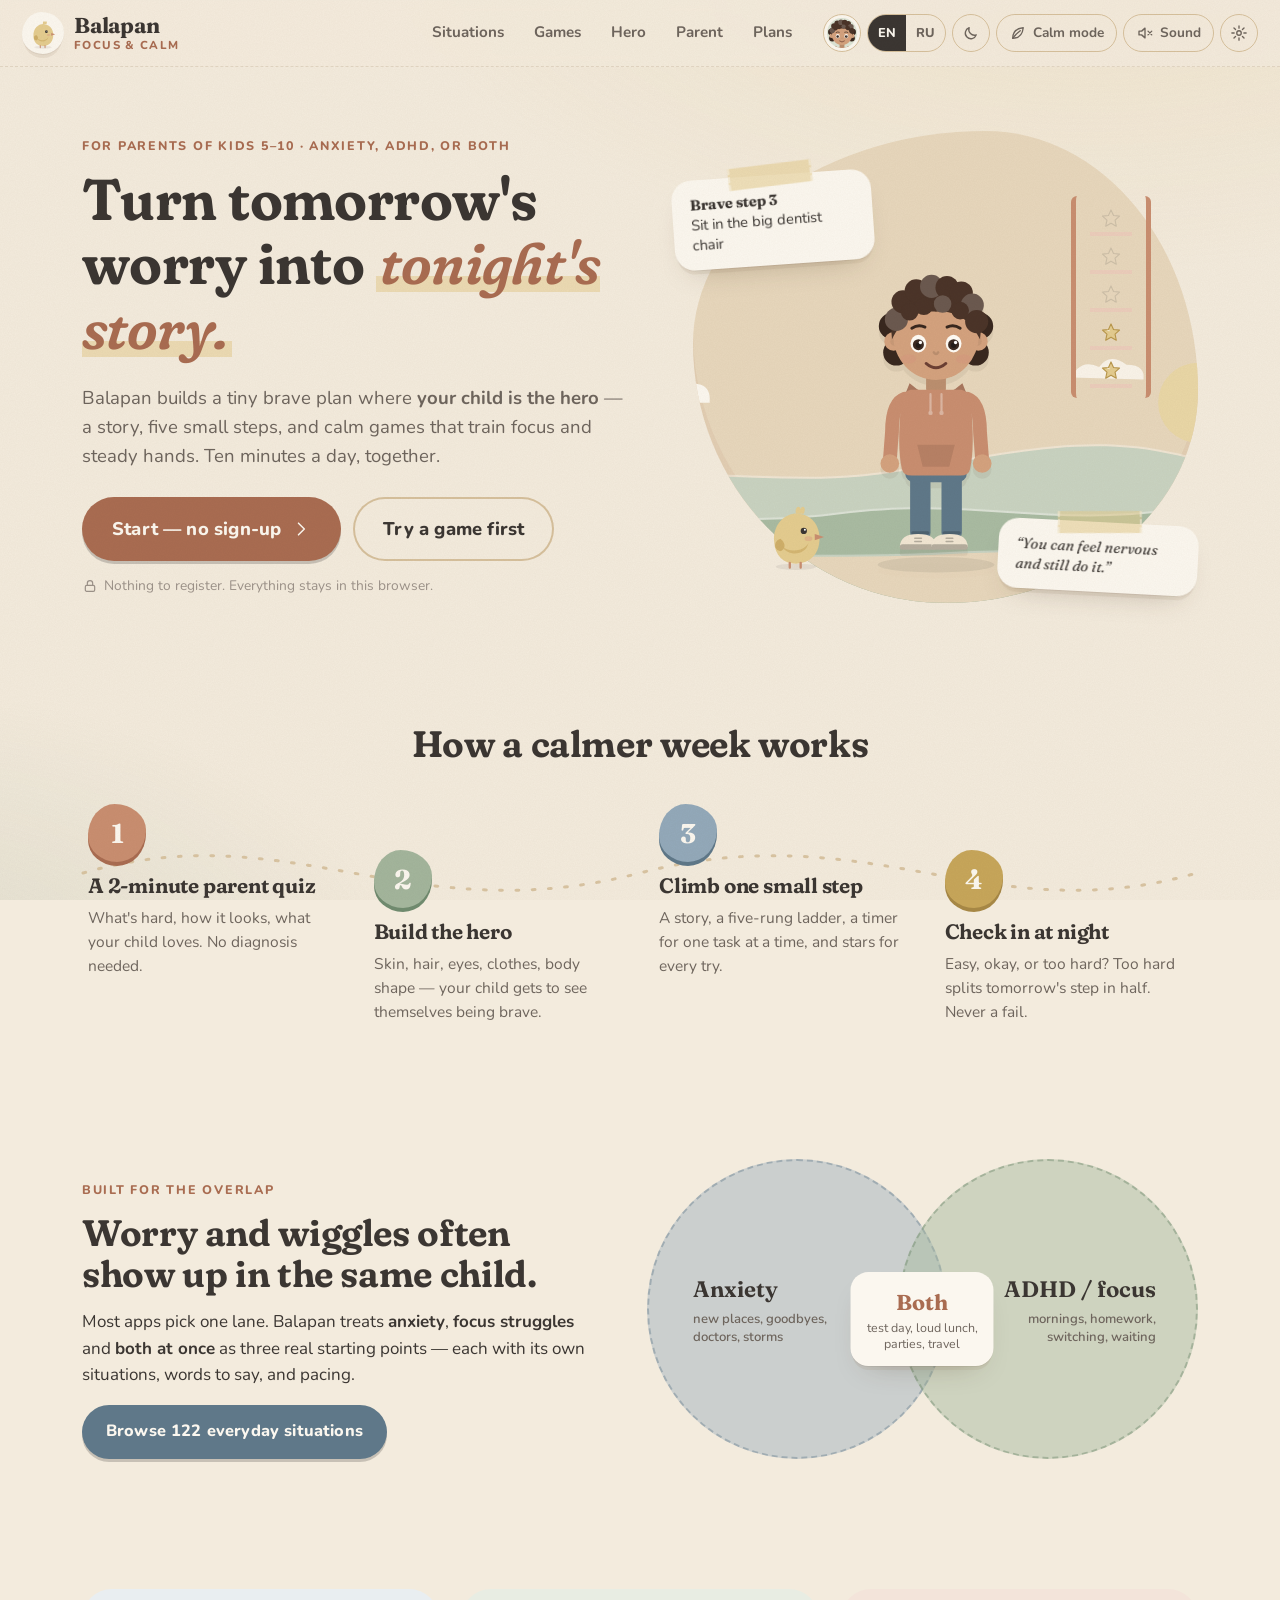
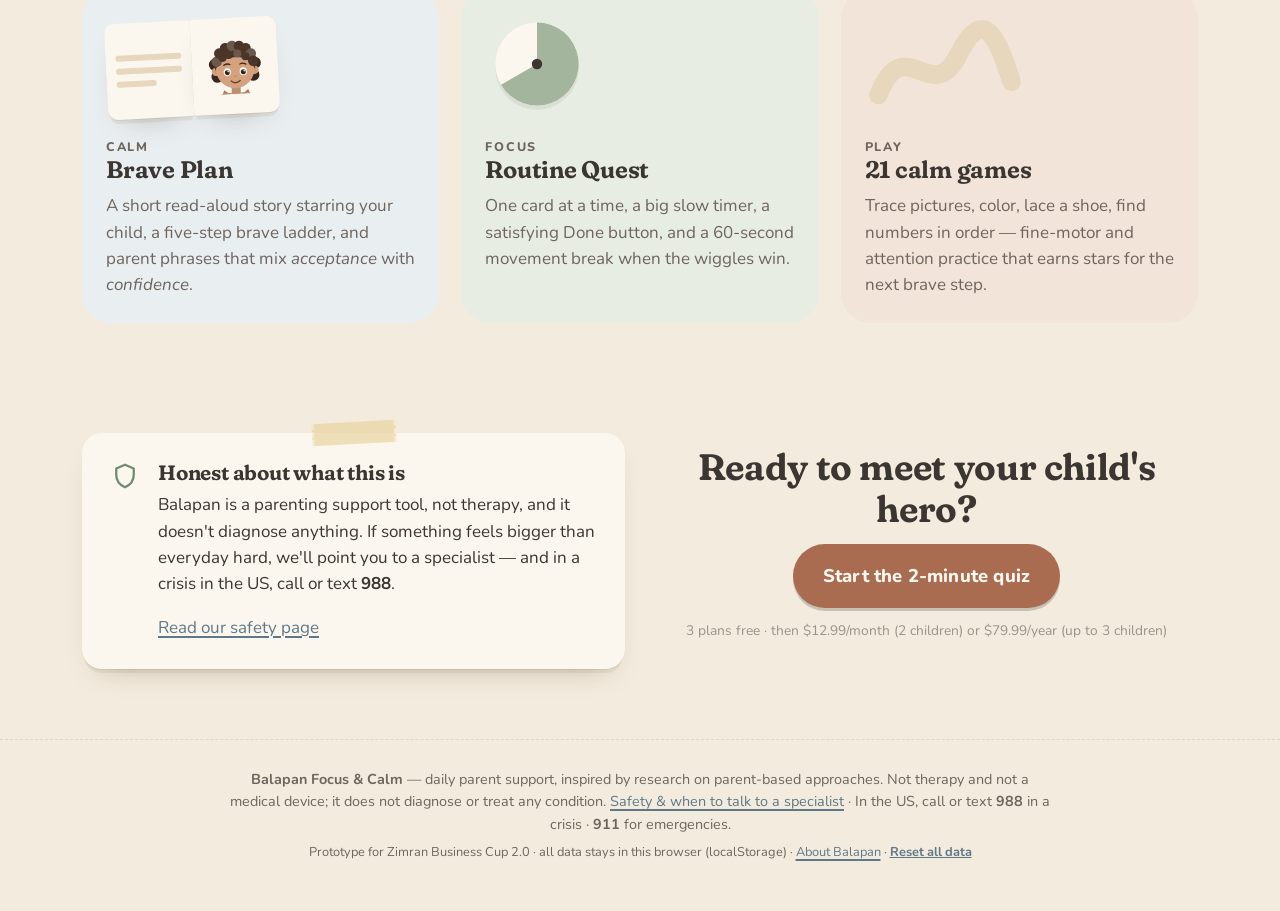
<file: index.html>
<!doctype html>
<html lang="en">
<head>
  <meta charset="utf-8">
  <meta name="viewport" content="width=device-width, initial-scale=1, viewport-fit=cover">
  <title>Balapan Focus &amp; Calm — brave plans and focus quests for kids</title>
  <meta name="description" content="Balapan Focus & Calm: daily parent support for kids 5–10 with anxiety, ADHD, or both. Brave plans, routine quests, calm games, diary and a specialist report. No sign-up, EN/RU.">
  <meta name="theme-color" content="#F3EBDD">
  <link rel="icon" href="assets/favicon.svg" type="image/svg+xml">
  <link rel="preconnect" href="https://fonts.googleapis.com">
  <link rel="preconnect" href="https://fonts.gstatic.com" crossorigin>
  <link href="https://fonts.googleapis.com/css2?family=Fraunces:opsz,wght,SOFT,WONK@9..144,500..800,100,1&family=Nunito:wght@400;600;700;800&display=swap" rel="stylesheet">
  <!-- build:css -->
  <link rel="stylesheet" href="css/base.css">
  <link rel="stylesheet" href="css/components.css">
  <link rel="stylesheet" href="css/screens.css">
  <link rel="stylesheet" href="css/games.css">
  <link rel="stylesheet" href="css/v2.css">
  <link rel="stylesheet" href="css/print.css" media="print">
  <!-- /build:css -->
</head>
<body>
  <a class="skip" href="#app" id="skipLink">Skip to content</a>
  <header class="topbar" id="topbar"></header>
  <main id="app" tabindex="-1" aria-live="polite"></main>
  <footer class="foot" id="foot"></footer>
  <nav class="tabbar" id="tabbar" aria-label="Main"></nav>
  <div id="printArea" class="print-only" aria-hidden="true"></div>
  <div id="toast" class="toast" role="status" aria-live="polite"></div>

  <!-- build:js -->
  <script src="js/i18n/i18n.js"></script>
  <script src="js/data/situations.js"></script>
  <script src="js/data/situations-2.js"></script>
  <script src="js/data/situations-3.js"></script>
  <script src="js/data/legacy-steps.js"></script>
  <script src="js/data/content.js"></script>
  <script src="js/core/icons.js"></script>
  <script src="js/core/store.js"></script>
  <script src="js/core/sound.js"></script>
  <script src="js/core/voice.js"></script>
  <script src="js/core/avatar.js"></script>
  <script src="js/core/scene.js"></script>
  <script src="js/core/engine.js"></script>
  <script src="js/core/charts.js"></script>
  <script src="js/data/demo.js"></script>
  <script src="js/core/router.js"></script>
  <script src="js/core/ui.js"></script>
  <script src="js/screens/quiz.js"></script>
  <script src="js/screens/home.js"></script>
  <script src="js/screens/about.js"></script>
  <script src="js/screens/builder.js"></script>
  <script src="js/screens/plan.js"></script>
  <script src="js/screens/library.js"></script>
  <script src="js/screens/brave.js"></script>
  <script src="js/screens/quest.js"></script>
  <script src="js/screens/games.js"></script>
  <script src="js/screens/diary.js"></script>
  <script src="js/screens/specialist.js"></script>
  <script src="js/screens/family.js"></script>
  <script src="js/screens/settings.js"></script>
  <script src="js/screens/pricing.js"></script>
  <script src="js/screens/safety.js"></script>
  <script src="js/games/trail.js"></script>
  <script src="js/games/jars.js"></script>
  <script src="js/games/balloon.js"></script>
  <script src="js/games/bubbles.js"></script>
  <script src="js/games/memory.js"></script>
  <script src="js/games/backpack.js"></script>
  <script src="js/games/lace.js"></script>
  <script src="js/games/dots.js"></script>
  <script src="js/games/keys.js"></script>
  <script src="js/games/diff.js"></script>
  <script src="js/games/shapes.js"></script>
  <script src="js/games/simon.js"></script>
  <script src="js/games/spot.js"></script>
  <script src="js/games/rhythm.js"></script>
  <script src="js/games/puzzle.js"></script>
  <script src="js/games/sizes.js"></script>
  <script src="js/games/pictrace.js"></script>
  <script src="js/games/color.js"></script>
  <script src="js/games/schulte.js"></script>
  <script src="js/games/robot.js"></script>
  <script src="js/games/changed.js"></script>
  <script src="js/app.js"></script>
  <!-- /build:js -->
</body>
</html>
</file>
<file: css/base.css>
/* ==========================================================
   Balapan Focus & Calm — base tokens, type, paper texture
   Palette is intentionally muted (low saturation, no neon,
   no pure red) so the UI never shouts at a sensitive child.
   ========================================================== */
:root{
  --oat:#F3EBDD;
  --paper:#FBF7EF;
  --sand:#E7D7BC;
  --sand-deep:#D6C09C;
  --clay:#C98E70;
  --clay-deep:#A96C51;
  --clay-soft:#EBCDBB;
  --sage:#A3B59C;
  --sage-deep:#6F8A6E;
  --sage-soft:#DCE4D5;
  --dusty:#93A9BA;
  --dusty-deep:#5F7889;
  --dusty-soft:#D8E1E7;
  --butter:#E4CC8F;
  --butter-deep:#C7A65A;
  --rose:#D9B5A7;
  --ink:#3B3632;
  --ink-soft:#6E655D;
  --ink-faint:#9C9289;
  --line:#E2D6C3;
  --shadow-paper: 0 1px 0 rgba(90,70,50,.08), 0 6px 0 -2px rgba(150,120,90,.12), 0 14px 30px -18px rgba(70,50,30,.35);
  --shadow-soft: 0 10px 30px -18px rgba(70,50,30,.45);
  --r-s:12px; --r-m:20px; --r-l:30px;
  --f-display:"Fraunces", "Iowan Old Style", "Palatino Linotype", Palatino, Georgia, serif;
  --f-body:"Nunito", "Avenir Next", "Segoe UI", system-ui, -apple-system, sans-serif;
  --ease-out: cubic-bezier(.22,.8,.26,1);
  --ease-soft: cubic-bezier(.45,.05,.3,1);
  --maxw: 1160px;
}
*,*::before,*::after{box-sizing:border-box}
html{scroll-behavior:smooth;-webkit-text-size-adjust:100%}
body{
  margin:0; min-height:100vh; color:var(--ink); background:var(--oat);
  font-family:var(--f-body); font-size:17px; line-height:1.55;
  -webkit-font-smoothing:antialiased;
}
/* paper grain — SVG turbulence noise as a fixed overlay */
body::before{
  content:""; position:fixed; inset:0; pointer-events:none; z-index:100;
  opacity:.38; mix-blend-mode:multiply;
  background-image:url("data:image/svg+xml;utf8,<svg xmlns='http://www.w3.org/2000/svg' width='220' height='220'><filter id='n'><feTurbulence type='fractalNoise' baseFrequency='.85' numOctaves='3' stitchTiles='stitch'/><feColorMatrix values='0 0 0 0 .45  0 0 0 0 .38  0 0 0 0 .3  0 0 0 .22 0'/></filter><rect width='100%' height='100%' filter='url(%23n)'/></svg>");
}
/* very soft fibres */
body::after{
  content:""; position:fixed; inset:0; pointer-events:none; z-index:-1;
  background:
    radial-gradient(1200px 600px at 85% -10%, rgba(228,204,143,.22), transparent 60%),
    radial-gradient(900px 500px at -10% 110%, rgba(163,181,156,.22), transparent 60%);
}
h1,h2,h3,h4{font-family:var(--f-display); font-weight:650; line-height:1.12; margin:0 0 .4em; letter-spacing:-.01em; font-variation-settings:"SOFT" 100, "WONK" 1;}
h1{font-size:clamp(2.1rem, 4.6vw, 3.6rem)}
h2{font-size:clamp(1.6rem, 3vw, 2.3rem)}
h3{font-size:1.3rem}
p{margin:0 0 1em}
a{color:var(--dusty-deep); text-underline-offset:3px; text-decoration-thickness:1.5px}
a:hover{color:var(--ink)}
button{font:inherit; color:inherit}
img,svg{max-width:100%}
:focus-visible{outline:3px solid var(--dusty); outline-offset:3px; border-radius:8px}
.skip{position:absolute; left:-999px; top:8px; background:var(--paper); padding:8px 12px; border-radius:8px; z-index:200}
.skip:focus{left:8px}
.sr{position:absolute!important; width:1px; height:1px; overflow:hidden; clip:rect(0 0 0 0)}
.wrap{max-width:var(--maxw); margin:0 auto; padding:0 22px}
.eyebrow{font-weight:800; font-size:.78rem; letter-spacing:.14em; text-transform:uppercase; color:var(--clay-deep)}
.muted{color:var(--ink-soft)}
.hand{font-family:var(--f-display); font-style:italic; font-weight:500}
.print-only{display:none}
[hidden]{display:none !important}

/* ---------- motion ---------- */
@keyframes rise{from{opacity:0; transform:translateY(16px)} to{opacity:1; transform:none}}
@keyframes fadeIn{from{opacity:0} to{opacity:1}}
@keyframes floaty{0%,100%{transform:translateY(0)} 50%{transform:translateY(-8px)}}
@keyframes drift{from{transform:translateX(-30px)} to{transform:translateX(30px)}}
@keyframes spinSlow{to{transform:rotate(360deg)}}
@keyframes breathe{0%,100%{transform:scaleY(1)} 50%{transform:scaleY(1.025)}}
@keyframes blink{0%,92%,100%{transform:scaleY(1)} 95%{transform:scaleY(.08)}}
@keyframes sway{0%,100%{transform:rotate(-2deg)} 50%{transform:rotate(2deg)}}
@keyframes starPop{0%{transform:scale(.2) rotate(-30deg); opacity:0} 60%{transform:scale(1.15) rotate(6deg); opacity:1} 100%{transform:scale(1) rotate(0)}}
@keyframes wiggle{0%,100%{transform:translateX(0)} 25%{transform:translateX(-5px)} 75%{transform:translateX(5px)}}

.reveal{animation:rise .7s var(--ease-out) both}
.reveal.d1{animation-delay:.08s}.reveal.d2{animation-delay:.16s}.reveal.d3{animation-delay:.24s}.reveal.d4{animation-delay:.32s}.reveal.d5{animation-delay:.4s}

#app{min-height:70vh; outline:none}
.screen{animation:screenIn .55s var(--ease-out) backwards}
.screen.leaving{animation:screenOut .22s ease-in both}
@keyframes screenIn{from{opacity:0; transform:translateY(12px)} to{opacity:1; transform:none}}
@keyframes screenOut{to{opacity:0; transform:translateY(-6px)}}

/* Calm mode + OS reduced motion: almost no movement */
html.calm *, html.calm *::before, html.calm *::after{
  animation-duration:.01ms !important; animation-iteration-count:1 !important; transition-duration:.12s !important; scroll-behavior:auto !important;
}
@media (prefers-reduced-motion: reduce){
  *,*::before,*::after{animation-duration:.01ms !important; animation-iteration-count:1 !important; transition-duration:.12s !important; scroll-behavior:auto !important}
}
html.calm body::after{opacity:.5}
</file>
<file: css/components.css>
/* ---------- top bar ---------- */
.topbar{position:sticky; top:0; z-index:50; display:flex; align-items:center; gap:18px; padding:12px 22px;
  background:rgba(243,235,221,.92); backdrop-filter:saturate(1.1) blur(6px); border-bottom:1.5px dashed var(--line)}
.brand{display:flex; align-items:center; gap:10px; text-decoration:none; color:var(--ink)}
.brand-mark{width:42px; height:42px; display:grid; place-items:center; background:var(--paper); border-radius:46% 54% 50% 50% / 55% 48% 52% 45%; box-shadow:var(--shadow-paper)}
.brand-mark svg{width:34px; height:34px}
.brand-text{display:flex; flex-direction:column; line-height:1}
.brand-text b{font-family:var(--f-display); font-size:1.35rem; font-weight:700; letter-spacing:-.01em}
.brand-text small{font-size:.72rem; font-weight:800; letter-spacing:.12em; text-transform:uppercase; color:var(--clay-deep); margin-top:3px}
.mainnav{display:flex; gap:4px; margin-left:auto}
.mainnav a{padding:8px 13px; border-radius:999px; text-decoration:none; color:var(--ink-soft); font-weight:700; font-size:.95rem; position:relative}
.mainnav a:hover{color:var(--ink); background:rgba(214,192,156,.25)}
.mainnav a.on{color:var(--ink); background:var(--paper); box-shadow:inset 0 0 0 1.5px var(--sand-deep)}
.toggles{display:flex; gap:6px}
.tgl{display:flex; align-items:center; gap:6px; border:1.5px solid var(--sand-deep); background:transparent; border-radius:999px; padding:6px 12px; cursor:pointer; font-weight:700; font-size:.85rem; color:var(--ink-soft)}
.tgl[aria-pressed="true"]{background:var(--sage-soft); border-color:var(--sage); color:var(--ink)}
.tgl-ico{display:inline-flex}
@media (max-width:900px){
  .topbar{flex-wrap:wrap; padding:10px 14px; gap:8px}
  .mainnav{order:3; width:100%; margin:0; overflow-x:auto; scrollbar-width:none}
  .mainnav a{white-space:nowrap; padding:7px 12px; font-size:.9rem}
  .toggles{margin-left:auto}
  .tgl-lbl{display:none}
  .tgl{padding:8px}
}

/* ---------- buttons ---------- */
.btn{--bg:var(--ink); --fg:var(--paper); display:inline-flex; align-items:center; justify-content:center; gap:10px; padding:14px 24px; border-radius:999px; border:0; cursor:pointer;
  background:var(--bg); color:var(--fg); font-weight:800; font-size:1.02rem; text-decoration:none; letter-spacing:.01em;
  box-shadow:0 3px 0 rgba(0,0,0,.18); transition:transform .18s var(--ease-out), box-shadow .18s, background .2s; position:relative}
.btn:hover{transform:translateY(-2px); color:var(--fg); box-shadow:0 5px 0 rgba(0,0,0,.16)}
.btn:active{transform:translateY(1px); box-shadow:0 1px 0 rgba(0,0,0,.2)}
.btn.clay{--bg:var(--clay-deep)}
.btn.sage{--bg:var(--sage-deep)}
.btn.dusty{--bg:var(--dusty-deep)}
.btn.ghost{--bg:transparent; --fg:var(--ink); box-shadow:inset 0 0 0 2px var(--sand-deep)}
.btn.ghost:hover{box-shadow:inset 0 0 0 2px var(--ink-soft)}
.btn.paper{--bg:var(--paper); --fg:var(--ink); box-shadow:var(--shadow-paper)}
.btn.small{padding:9px 16px; font-size:.92rem}
.btn.big{padding:18px 30px; font-size:1.15rem}
.btn[disabled]{opacity:.45; pointer-events:none}
.linkbtn{background:none; border:0; padding:0; color:var(--dusty-deep); text-decoration:underline; cursor:pointer; font-weight:700}

/* ---------- chips / tags ---------- */
.chip{display:inline-flex; align-items:center; gap:7px; padding:4px 11px 4px 9px; border-radius:999px; font-size:.78rem; font-weight:800; letter-spacing:.02em; background:var(--paper); box-shadow:inset 0 0 0 1.5px var(--line)}
.chip i{width:10px; height:10px; border-radius:50%; display:inline-block}
.chip-anxiety i{background:var(--dusty)}
.chip-adhd i{background:var(--sage)}
.chip-both i{background:linear-gradient(90deg, var(--dusty) 50%, var(--sage) 50%); box-shadow:0 0 0 2px var(--clay-soft)}
.chip-both{box-shadow:inset 0 0 0 1.5px var(--clay-soft); background:#F8EEE6}

/* ---------- paper surfaces ---------- */
.paper{background:var(--paper); border-radius:var(--r-m); box-shadow:var(--shadow-paper); position:relative}
.tape{position:absolute; top:-11px; left:50%; width:84px; height:22px; transform:translateX(-50%) rotate(-3deg); background:rgba(228,204,143,.55); border-left:2px dashed rgba(255,255,255,.4); border-right:2px dashed rgba(255,255,255,.4)}
.stitch{border:2px dashed var(--sand-deep); border-radius:var(--r-m)}
.blob{border-radius:56% 44% 48% 52% / 46% 54% 46% 54%}

/* ---------- forms ---------- */
.field{display:flex; flex-direction:column; gap:6px; margin-bottom:16px}
.field label{font-weight:800; font-size:.92rem}
.input{font:inherit; padding:14px 16px; border-radius:14px; border:2px solid var(--line); background:var(--paper); color:var(--ink); outline:none; transition:border-color .2s}
.input:focus{border-color:var(--dusty)}
.seg{display:flex; flex-wrap:wrap; gap:8px}
.seg button{border:2px solid var(--line); background:var(--paper); padding:9px 16px; border-radius:999px; font-weight:700; cursor:pointer; transition:all .18s}
.seg button[aria-pressed="true"]{border-color:var(--ink); background:var(--ink); color:var(--paper)}
.search{position:relative}
.search .ico{position:absolute; left:14px; top:50%; transform:translateY(-50%); color:var(--ink-faint)}
.search input{padding-left:44px; width:100%}

/* ---------- stars ---------- */
.starrow{display:inline-flex; gap:2px; vertical-align:middle}
.pstar.on{animation:starPop .5s var(--ease-out) both}
.fly-star{position:fixed; z-index:300; pointer-events:none; animation:fly 1.2s var(--ease-out) forwards}
@keyframes fly{0%{transform:translate(0,0) scale(.4); opacity:0} 25%{opacity:1; transform:translate(calc(var(--dx)*.4), calc(var(--dy)*.6)) scale(1.1)} 100%{transform:translate(var(--dx), calc(var(--dy) - 80px)) scale(.6) rotate(40deg); opacity:0}}

/* ---------- toast ---------- */
.toast{position:fixed; left:50%; bottom:24px; transform:translate(-50%, 30px); opacity:0; pointer-events:none; z-index:400; background:var(--ink); color:var(--paper); padding:12px 20px; border-radius:16px; font-weight:700; transition:all .35s var(--ease-out); max-width:90vw; text-align:center}
.toast.show{opacity:1; transform:translate(-50%,0)}

/* ---------- footer ---------- */
.foot{margin-top:70px; padding:28px 22px 40px; border-top:1.5px dashed var(--line); text-align:center; color:var(--ink-soft); font-size:.9rem}
.foot p{max-width:820px; margin:0 auto 8px}
.foot-small{font-size:.8rem}

/* ---------- hills scene ---------- */
.hills{display:block; width:100%; height:100%}
.hills .sun{animation:floaty 9s ease-in-out infinite}
.hills .cloud{animation:drift 18s ease-in-out infinite alternate}
.hills .c2{animation-duration:24s; animation-direction:alternate-reverse}
.hills .h1,.hills .h2,.hills .h3{filter:drop-shadow(0 -2px 0 rgba(255,255,255,.35))}

/* ---------- avatar animation ---------- */
.avatar{overflow:visible}
.avatar.head-only{overflow:hidden}
.avatar.head-only .av-body{animation:none}
.avatar .av-body{animation:breathe 4.2s ease-in-out infinite; transform-origin:100px 280px}
.avatar .av-eye{transform-box:view-box; animation:blink 5.5s infinite}
.avatar .av-eye:last-of-type{animation-delay:.02s}
.avatar.pose-wave .av-arm-r{animation:wave 2.6s ease-in-out infinite}
@keyframes wave{0%,55%,100%{transform:rotate(0)} 65%{transform:rotate(-150deg)} 75%{transform:rotate(-125deg)} 85%{transform:rotate(-150deg)}}
.avatar.pose-walk .av-leg-l{animation:stepL .8s ease-in-out infinite}
.avatar.pose-walk .av-leg-r{animation:stepL .8s ease-in-out infinite reverse}
.avatar.pose-walk .av-body{animation:bob .4s ease-in-out infinite alternate}
@keyframes stepL{0%,100%{transform:rotate(9deg)} 50%{transform:rotate(-9deg)}}
@keyframes bob{to{transform:translateY(-3px)}}
.avatar.pose-cheer .av-arm-l{animation:cheerL 1.2s ease-in-out infinite alternate}
.avatar.pose-cheer .av-arm-r{animation:cheerR 1.2s ease-in-out infinite alternate}
@keyframes cheerL{to{transform:rotate(140deg)}}
@keyframes cheerR{to{transform:rotate(-140deg)}}
.chick .chick-wing{animation:sway 1.6s ease-in-out infinite}
.chick{animation:floaty 3.4s ease-in-out infinite}
</file>
<file: css/screens.css>
/* ===================== LANDING ===================== */
.hero{display:grid; grid-template-columns:1.05fr 1fr; gap:40px; align-items:center; padding-top:46px; padding-bottom:30px}
.hero h1 em{font-style:italic; font-weight:600; color:var(--clay-deep)}
.ul{background:linear-gradient(transparent 68%, rgba(228,204,143,.55) 68%, rgba(228,204,143,.55) 90%, transparent 90%); padding:0 .08em}
.lede{font-size:1.16rem; color:var(--ink-soft); max-width:36em}
.cta-row{display:flex; flex-wrap:wrap; gap:12px; margin:26px 0 14px}
.fine{font-size:.86rem; color:var(--ink-faint); display:flex; align-items:center; gap:6px; flex-wrap:wrap}
.hero-art{position:relative; height:520px}
.hero-blob{position:absolute; inset:18px 0 30px 20px; background:var(--sand); border-radius:58% 42% 50% 50% / 45% 55% 45% 55%; box-shadow:inset 0 -12px 0 rgba(169,108,81,.08)}
.hero-blob{overflow:hidden}
.hero-scene{position:absolute; left:0; right:0; bottom:0; height:58%}
.hero-kid{position:absolute; left:50%; bottom:46px; transform:translateX(-50%); filter:drop-shadow(0 6px 0 rgba(90,70,50,.08))}
.hero-chick{position:absolute; left:16%; bottom:52px}
.hero-ladder{position:absolute; right:9%; top:16%; display:flex; flex-direction:column-reverse; gap:8px; padding:10px 14px; border-left:5px solid var(--clay); border-right:5px solid var(--clay); border-radius:6px}
.hero-ladder .rung{display:block; width:42px; height:30px; border-bottom:4px solid var(--clay-soft); display:grid; place-items:center}
.note{position:absolute; padding:16px 18px 14px; font-size:.92rem; max-width:200px; line-height:1.35}
.note b{font-family:var(--f-display)}
.n1{left:0; top:12%; transform:rotate(-4deg); animation:floaty 7s ease-in-out infinite}
.n2{right:0; bottom:8%; transform:rotate(3deg); font-family:var(--f-display); font-style:italic; animation:floaty 8s ease-in-out infinite reverse}

.center{text-align:center}
.how{padding-top:60px; position:relative}
.how-path{position:absolute; left:0; right:0; top:150px; width:100%; height:120px; opacity:.9}
.how-steps{list-style:none; padding:0; margin:30px 0 0; display:grid; grid-template-columns:repeat(4,1fr); gap:26px; position:relative}
.how-steps li{padding:10px 6px}
.how-steps li:nth-child(even){margin-top:46px}
.how-steps .num{display:grid; place-items:center; width:58px; height:58px; font-family:var(--f-display); font-size:1.7rem; font-weight:700; color:var(--paper); background:var(--clay); border-radius:46% 54% 50% 50% / 55% 45% 55% 45%; margin-bottom:12px; box-shadow:0 4px 0 var(--clay-deep)}
.how-steps li:nth-child(2) .num{background:var(--sage); box-shadow:0 4px 0 var(--sage-deep)}
.how-steps li:nth-child(3) .num{background:var(--dusty); box-shadow:0 4px 0 var(--dusty-deep)}
.how-steps li:nth-child(4) .num{background:var(--butter-deep); box-shadow:0 4px 0 #A68745}
.how-steps p{color:var(--ink-soft); font-size:.97rem}

.venn-sec{display:grid; grid-template-columns:1fr 1.05fr; gap:40px; align-items:center; padding-top:90px}
.venn{position:relative; height:360px}
.venn .v{position:absolute; top:20px; width:300px; height:300px; border-radius:50%; display:flex; align-items:center; font-family:var(--f-display); font-size:1.4rem; font-weight:650}
.venn .v small{display:block; font-family:var(--f-body); font-size:.82rem; font-weight:600; color:var(--ink-soft); margin-top:4px; line-height:1.35}
.venn .v1{left:0; background:rgba(147,169,186,.42); padding-left:44px; border:2px dashed rgba(95,120,137,.4)}
.venn .v2{right:0; background:rgba(163,181,156,.45); justify-content:flex-end; padding-right:40px; text-align:right; border:2px dashed rgba(111,138,110,.45)}
.venn .v-mid{position:absolute; left:50%; top:50%; transform:translate(-50%,-50%); text-align:center; background:var(--paper); padding:14px 16px; border-radius:18px; box-shadow:var(--shadow-paper); z-index:2; min-width:140px}
.venn .v-mid b{font-family:var(--f-display); font-size:1.35rem; color:var(--clay-deep); display:block}
.venn .v-mid small{font-size:.78rem; color:var(--ink-soft); line-height:1.3; display:block}

.tools{display:grid; grid-template-columns:repeat(3,1fr); gap:22px; padding-top:90px}
.tool{display:flex; flex-direction:column; gap:14px; padding:24px; border-radius:var(--r-l); position:relative}
.tool:nth-child(1){background:#E9EEF1}
.tool:nth-child(2){background:#E8EDE3; transform:translateY(24px)}
.tool:nth-child(3){background:#F3E4DA}
.tool-art{height:110px; display:flex; align-items:center}
.tool p{color:var(--ink-soft); margin:0}
.tool h3{font-size:1.5rem}
.mini-book{display:flex; transform:rotate(-3deg)}
.mb-page{width:86px; height:96px; background:var(--paper); box-shadow:var(--shadow-paper); padding:14px 10px; display:flex; flex-direction:column; gap:7px; justify-content:center}
.mb-page.l{border-radius:10px 2px 2px 10px}
.mb-page.r{border-radius:2px 10px 10px 2px; align-items:center}
.mb-page span{height:6px; border-radius:3px; background:var(--sand)}
.mb-page span.s{width:60%}
.mini-timer svg{width:104px; height:104px; filter:drop-shadow(0 4px 0 rgba(0,0,0,.06))}
.mt-wedge{transform-origin:50px 50px; animation:spinSlow 30s linear infinite}
.mini-trace{width:160px}
.mt-draw{stroke-dasharray:160; stroke-dashoffset:160; animation:draw 3.5s ease-in-out infinite alternate}
@keyframes draw{to{stroke-dashoffset:0}}

.promise{padding-top:110px; display:grid; grid-template-columns:1fr 1fr; gap:30px; align-items:center}
.promise-card{display:flex; gap:18px; padding:28px}
.promise-ico{color:var(--sage-deep); flex:none}
.final-cta{text-align:center}
.final-cta .fine{justify-content:center; margin-top:12px}

/* ===================== QUIZ ===================== */
.quiz{display:grid; grid-template-columns:220px 1fr; gap:40px; padding-top:40px; align-items:start; max-width:980px}
.quiz-track{position:sticky; top:100px}
.stones{display:flex; flex-direction:column; gap:14px; position:relative; padding-left:6px}
.stones::before{content:""; position:absolute; left:23px; top:10px; bottom:10px; border-left:2px dashed var(--sand-deep)}
.stone{width:36px; height:32px; display:grid; place-items:center; border-radius:50% 50% 46% 54% / 60% 60% 40% 40%; background:var(--paper); color:var(--ink-faint); font-weight:800; font-size:.85rem; position:relative; box-shadow:var(--shadow-paper)}
.stone.done{background:var(--sage); color:var(--paper)}
.stone.now{background:var(--clay); color:var(--paper); transform:scale(1.15)}
.track-chick{position:absolute; left:52px; top:calc(var(--p) * (100% - 80px)); transition:top .6s var(--ease-out)}
.track-lbl{margin-top:16px; font-weight:800; color:var(--ink-soft); font-size:.88rem}
.quiz-card{padding:36px 38px 28px; min-height:440px; display:flex; flex-direction:column}
.quiz-card.swap{animation:cardIn .45s var(--ease-out)}
@keyframes cardIn{from{opacity:0; transform:translateX(24px) rotate(.6deg)} to{opacity:1; transform:none}}
.quiz-card h2{font-size:clamp(1.6rem,3vw,2.2rem)}
.opts{display:grid; gap:12px; margin:18px 0 10px}
.opts.single{grid-template-columns:1fr 1fr}
.opts.multi{grid-template-columns:1fr 1fr}
.opts.many{grid-template-columns:repeat(2,1fr)}
.opt{display:flex; align-items:flex-start; gap:12px; text-align:left; padding:15px 16px; border-radius:16px; background:var(--oat); border:2px solid transparent; cursor:pointer; transition:all .2s var(--ease-out)}
.opt:hover{border-color:var(--sand-deep); transform:translateY(-2px)}
.opt b{display:block; font-size:1rem}
.opt small{display:block; color:var(--ink-soft); font-size:.86rem; line-height:1.35; margin-top:3px}
.opt .tick{flex:none; width:24px; height:24px; border-radius:8px; border:2px solid var(--sand-deep); display:grid; place-items:center; color:transparent; background:var(--paper); margin-top:1px}
.opt[aria-pressed="true"]{border-color:var(--ink); background:var(--paper); box-shadow:0 4px 0 rgba(0,0,0,.06)}
.opt[aria-pressed="true"] .tick{background:var(--ink); border-color:var(--ink); color:var(--paper)}
.opt-anxiety[aria-pressed="true"]{border-color:var(--dusty-deep)} .opt-anxiety[aria-pressed="true"] .tick{background:var(--dusty-deep); border-color:var(--dusty-deep)}
.opt-adhd[aria-pressed="true"]{border-color:var(--sage-deep)} .opt-adhd[aria-pressed="true"] .tick{background:var(--sage-deep); border-color:var(--sage-deep)}
.opt-both[aria-pressed="true"]{border-color:var(--clay-deep)} .opt-both[aria-pressed="true"] .tick{background:var(--clay-deep); border-color:var(--clay-deep)}
.quiz-nav{margin-top:auto; padding-top:22px; display:flex; justify-content:space-between; gap:12px}
.cheer{text-align:center; padding:20px 0}
.cheer-art{display:flex; justify-content:center; margin-bottom:8px}
.cheer .lede{margin:0 auto}

/* ===================== BUILDER ===================== */
.builder{padding-top:36px}
.b-head{max-width:720px; margin-bottom:22px}
.b-grid{display:grid; grid-template-columns:minmax(300px, 1fr) 1.15fr; gap:26px; align-items:start}
.b-stage{height:540px; overflow:hidden; display:flex; align-items:flex-end; justify-content:center; background:linear-gradient(#EDE3D2, #F6EFE3); position:sticky; top:96px}
.b-scene{position:absolute; inset:auto 0 0 0; height:46%}
.b-av{position:relative; margin-bottom:34px}
.b-av.pop{animation:popIn .4s var(--ease-out)}
@keyframes popIn{0%{transform:scale(.96)} 60%{transform:scale(1.03)} 100%{transform:scale(1)}}
.b-name{position:absolute; top:22px; left:24px; font-family:var(--f-display); font-size:1.7rem; font-weight:700; transform:rotate(-3deg)}
.b-stage-actions{position:absolute; top:18px; right:18px}
.b-panel{padding:22px 24px}
.b-tabs{display:flex; gap:6px; flex-wrap:wrap; border-bottom:2px dashed var(--line); padding-bottom:14px; margin-bottom:16px}
.b-tabs button{border:0; background:transparent; padding:9px 14px; border-radius:12px; cursor:pointer; font-weight:800; color:var(--ink-soft)}
.b-tabs button[aria-selected="true"]{background:var(--ink); color:var(--paper)}
.b-row{margin-bottom:20px}
.b-row h4{font-family:var(--f-body); font-size:.82rem; font-weight:800; text-transform:uppercase; letter-spacing:.1em; color:var(--ink-soft); margin-bottom:10px}
.swatches{display:flex; flex-wrap:wrap; gap:10px}
.sw{width:44px; height:44px; border-radius:50%; border:3px solid var(--paper); background:var(--c); cursor:pointer; box-shadow:0 0 0 2px var(--line); transition:transform .15s}
.sw:hover{transform:scale(1.08)}
.sw[aria-pressed="true"]{box-shadow:0 0 0 3px var(--ink); transform:scale(1.1)}
.b-save{border-top:2px dashed var(--line); padding-top:18px; margin-top:6px}

/* ===================== PLAN ===================== */
.plan{padding-top:30px}
.flag-banner{display:flex; gap:16px; padding:20px 22px; margin-bottom:24px; background:#F6E9E1; color:var(--ink); border-left:6px solid var(--clay)}
.flag-banner svg{flex:none; color:var(--clay-deep)}
.plan-head{display:grid; grid-template-columns:330px 1fr; gap:34px; align-items:center}
.plan-hero{position:relative; height:300px; border-radius:var(--r-l); overflow:hidden; background:#EDE3D2}
.plan-hero .hills{position:absolute; inset:auto 0 0 0; height:60%}
.ph-kid{position:absolute; left:50%; bottom:6px; transform:translateX(-50%)}
.ph-chick{position:absolute; left:14%; bottom:22px}
.plan-meta{display:flex; flex-wrap:wrap; gap:8px; margin-top:14px}
.plan-meta a.chip{text-decoration:none; color:var(--ink)}
.start-here{padding-top:50px}
.stones-path{display:grid; grid-template-columns:repeat(3,1fr); gap:22px; margin-top:20px}
.stone-card{padding:26px 22px 22px; display:flex; flex-direction:column; gap:10px}
.stone-card:nth-child(2){transform:translateY(18px)}
.stone-card h3{margin:4px 0 0}
.stone-card .chip{align-self:flex-start}
.stone-card .muted{font-size:.94rem; flex:1}
.stone-n{position:absolute; top:-16px; right:18px; width:38px; height:38px; border-radius:50%; display:grid; place-items:center; background:var(--ink); color:var(--paper); font-family:var(--f-display); font-weight:700}
.sc-actions{display:flex; gap:8px; flex-wrap:wrap}
.start-here .center{margin-top:36px}
.two-col{display:grid; grid-template-columns:1fr 1.2fr; gap:22px; padding-top:40px}
.words,.habits{padding:28px}
.quote-list{list-style:none; padding:0; margin:12px 0 0; display:flex; flex-direction:column; gap:10px}
.quote-list li{font-family:var(--f-display); font-style:italic; font-size:1.12rem; line-height:1.35; padding-left:16px; border-left:3px solid var(--butter)}
.swap-list{list-style:none; padding:0; margin:12px 0 0; display:flex; flex-direction:column; gap:12px}
.swap-list li{display:grid; grid-template-columns:1fr 22px 1.1fr; gap:10px; align-items:center; font-size:.94rem}
.swap-list .drop{color:var(--ink-faint); text-decoration:line-through; text-decoration-color:rgba(169,108,81,.5)}
.swap-list .arrow{color:var(--clay)}
.swap-list .instead{font-weight:700}
.small{font-size:.88rem}
.rhythm{padding-top:44px}
.rhythm-row{display:grid; grid-template-columns:repeat(3,1fr); gap:18px}
.rh{padding:20px}
.rh-ico{display:inline-grid; place-items:center; width:48px; height:48px; border-radius:50%; background:var(--oat); color:var(--clay-deep); margin-bottom:8px}
.rh b{display:block}
.rh p{margin:4px 0 0; color:var(--ink-soft); font-size:.94rem}
.empty{max-width:560px; margin:60px auto; padding:40px; text-align:center; display:flex; flex-direction:column; align-items:center; gap:6px}

/* ===================== LIBRARY ===================== */
.library{padding-top:36px}
.lib-head{display:grid; grid-template-columns:1.4fr 1fr; gap:30px; align-items:end}
.lib-legend{padding:18px 20px; display:flex; flex-direction:column; gap:8px; font-size:.88rem; color:var(--ink-soft)}
.lib-legend b{color:var(--ink)}
.lib-legend span{display:flex; align-items:center; gap:8px}
.lib-tools{display:grid; grid-template-columns:auto 1fr; gap:14px 18px; align-items:center; margin:28px 0 26px}
.filter-tabs{display:flex; gap:6px; background:var(--paper); padding:5px; border-radius:999px; box-shadow:inset 0 0 0 1.5px var(--line)}
.ft{border:0; background:transparent; padding:9px 15px; border-radius:999px; font-weight:800; cursor:pointer; color:var(--ink-soft); white-space:nowrap}
.ft small{opacity:.6; font-weight:700; margin-left:3px}
.ft[aria-pressed="true"]{background:var(--ink); color:var(--paper)}
.ft-anxiety[aria-pressed="true"]{background:var(--dusty-deep)}
.ft-adhd[aria-pressed="true"]{background:var(--sage-deep)}
.ft-both[aria-pressed="true"]{background:var(--clay-deep)}
.cat-row{grid-column:1 / -1; display:flex; gap:8px; flex-wrap:wrap}
.cat-row button{border:1.5px dashed var(--sand-deep); background:transparent; border-radius:999px; padding:6px 13px; font-weight:700; font-size:.88rem; cursor:pointer; color:var(--ink-soft)}
.cat-row button[aria-pressed="true"]{border-style:solid; border-color:var(--ink); color:var(--ink); background:var(--paper)}
.lib-grid{display:grid; grid-template-columns:repeat(auto-fill, minmax(250px,1fr)); gap:30px 22px}
.sit-card{position:relative; text-align:left; border:0; cursor:pointer; padding:26px 20px 16px; background:var(--paper); border-radius:6px 6px 18px 18px; box-shadow:var(--shadow-paper); transform:rotate(var(--rot)); display:flex; flex-direction:column; gap:8px; animation:rise .5s var(--ease-out) both; transition:transform .25s var(--ease-out), box-shadow .25s}
.sit-card::after{content:""; position:absolute; left:0; right:0; top:0; height:6px; border-radius:6px 6px 0 0}
.sit-anxiety::after{background:var(--dusty)}
.sit-adhd::after{background:var(--sage)}
.sit-both::after{background:linear-gradient(90deg, var(--dusty) 0 50%, var(--sage) 50% 100%)}
.sit-card:hover{transform:rotate(0) translateY(-5px); box-shadow:0 18px 30px -18px rgba(70,50,30,.5)}
.sit-card .tape{top:-12px; width:70px}
.sit-card h3{font-size:1.2rem; margin:2px 0 0}
.sit-card p{font-size:.9rem; color:var(--ink-soft); margin:0; flex:1}
.sit-card .chip{align-self:flex-start}
.sit-ico{position:absolute; right:16px; top:20px; color:var(--sand-deep)}
.sit-foot{display:flex; justify-content:space-between; align-items:center; font-size:.8rem; font-weight:800; color:var(--ink-faint); padding-top:10px; border-top:1.5px dashed var(--line); margin-top:4px}
.sit-foot .go{display:inline-flex; align-items:center; gap:3px; color:var(--clay-deep)}
.sit-foot .has{color:var(--sage-deep); display:inline-flex; align-items:center; gap:3px}
.empty-note{text-align:center; padding:30px}

/* sheet / modal */
.sheet{position:fixed; inset:0; z-index:150; display:grid; place-items:center; padding:20px}
.sheet-bg{position:absolute; inset:0; background:rgba(59,54,50,.35); opacity:0; transition:opacity .25s}
.sheet-card{position:relative; width:min(880px, 100%); max-height:88vh; overflow:auto; padding:30px 32px; transform:translateY(30px) scale(.98); opacity:0; transition:all .3s var(--ease-out)}
.sheet-card.narrow{width:min(480px,100%)}
.sheet.open .sheet-bg{opacity:1}
.sheet.open .sheet-card{transform:none; opacity:1}
.sheet-x{position:absolute; right:14px; top:10px; width:40px; height:40px; border-radius:50%; border:0; background:var(--oat); font-size:1.6rem; line-height:1; cursor:pointer}
.sh-top{display:flex; gap:8px; margin-bottom:10px}
.sh-grid{display:grid; grid-template-columns:1fr 1fr; gap:28px; margin-top:8px}
.sh-grid h4{font-family:var(--f-body); font-size:.8rem; text-transform:uppercase; letter-spacing:.12em; color:var(--clay-deep); margin:14px 0 8px}
.mini-ladder{list-style:none; padding:0; margin:0; display:flex; flex-direction:column; gap:8px}
.mini-ladder li{display:flex; gap:10px; align-items:flex-start; font-size:.95rem; background:var(--oat); padding:9px 12px; border-radius:12px}
.mini-ladder li span{flex:none; width:24px; height:24px; border-radius:50%; display:grid; place-items:center; background:var(--paper); font-weight:800; font-size:.8rem}
.mini-ladder small{color:var(--ink-faint)}
.sh-actions{display:flex; flex-wrap:wrap; gap:10px; margin-top:24px}
.mono{font-family:ui-monospace, Menlo, monospace; background:var(--oat); padding:10px 12px; border-radius:10px; word-break:break-all; font-size:.86rem}

/* ===================== BRAVE PLAN ===================== */
.brave,.quest{padding-top:26px}
.crumbs{display:flex; flex-wrap:wrap; gap:10px; align-items:center; margin-bottom:14px}
.crumbs a:first-child{display:inline-flex; align-items:center; gap:4px; font-weight:800; text-decoration:none; color:var(--ink-soft); margin-right:6px}
.crumbs a.chip{text-decoration:none; color:var(--ink)}
.brave-grid{display:grid; grid-template-columns:1.5fr 1fr; gap:24px; align-items:start; margin-top:10px}
.book{overflow:hidden; display:flex; flex-direction:column}
.book-scene{position:relative; height:290px; background:linear-gradient(#EAE2D4, #F4EDE1); overflow:hidden}
.book-scene .hills{position:absolute; inset:auto 0 0 0; height:70%}
.bk-kid{position:absolute; bottom:4px; left:8%; transition:left 1.4s var(--ease-soft)}
.bk-chick{position:absolute; bottom:10px; left:2%; transition:left 1.7s var(--ease-soft)}
.bk-prop{position:absolute; right:7%; top:28px; width:150px; height:120px; animation:rise .7s var(--ease-out)}
.bk-prop svg{width:100%; height:100%}
.prop-wave .wv{animation:floaty 3s ease-in-out infinite}
.prop-breath .bl{transform-origin:50px 50px; animation:breathBall 6s ease-in-out infinite}
@keyframes breathBall{0%,100%{transform:scale(.85)} 40%{transform:scale(1.08)}}
.book-text{padding:26px 34px 10px; min-height:150px}
.book-text p{font-family:var(--f-display); font-size:clamp(1.25rem, 2.2vw, 1.55rem); line-height:1.45; font-weight:500; margin:0}
.book-text p.in{animation:rise .5s var(--ease-out)}
.book-nav{display:flex; align-items:center; gap:10px; padding:14px 22px 20px; border-top:2px dashed var(--line); margin-top:auto}
.dots{display:flex; gap:6px; margin-right:auto; flex-wrap:wrap}
.dot{width:12px; height:12px; border-radius:50%; border:0; background:var(--sand); cursor:pointer; padding:0}
.dot.on{background:var(--clay); width:28px; border-radius:6px}
#bkRead.on{background:var(--sage-deep)}
.ladder{padding:22px 22px 18px}
.ladder-head{display:flex; justify-content:space-between; align-items:baseline}
.ladder-head h3{display:flex; gap:8px; align-items:center}
.rungs{list-style:none; padding:0 0 0 0; margin:12px 0 16px; position:relative}
.rungs::before{content:""; position:absolute; left:19px; top:6px; bottom:6px; width:4px; background:repeating-linear-gradient(var(--sand-deep) 0 8px, transparent 8px 14px)}
.rung-row{display:flex; gap:12px; padding:8px 0; position:relative}
.rung-n{flex:none; width:42px; height:42px; display:grid; place-items:center; border-radius:50%; background:var(--paper); box-shadow:inset 0 0 0 2px var(--sand-deep); font-weight:800; color:var(--ink-faint); z-index:1}
.rung-row.done .rung-n{box-shadow:none; background:transparent}
.rung-row.now .rung-n{background:var(--clay); color:var(--paper); box-shadow:0 0 0 6px var(--clay-soft)}
.rung-body p{margin:8px 0 0; font-weight:700; line-height:1.35}
.rung-row.later .rung-body p{color:var(--ink-faint); font-weight:600}
.rung-row.done .rung-body p{color:var(--ink-soft); text-decoration:line-through; text-decoration-color:var(--butter-deep)}
.rung-row.mini .rung-body p{font-style:italic}
.rung-body small{color:var(--sage-deep); font-weight:800; font-size:.78rem}
.rung-actions{display:flex; align-items:center; gap:12px; flex-wrap:wrap; margin-top:10px; padding:12px; background:var(--oat); border-radius:14px}
.practice{display:flex; flex-direction:column; font-size:.72rem; color:var(--ink-faint); font-weight:800}
.warm{width:100%; text-align:center}
.tips{display:grid; grid-template-columns:repeat(3,1fr); gap:20px; margin-top:28px}
.tip{padding:24px}
.plain{padding-left:18px; margin:10px 0 0}
.plain li{margin-bottom:8px}
.plain.two{columns:2; column-gap:30px}
.celebrate,.move,.win{position:fixed; inset:0; background:rgba(59,54,50,.35); z-index:160; display:grid; place-items:center; padding:20px; animation:fadeIn .3s}
.cel-card,.move-card,.win-card{width:min(460px,100%); text-align:center; padding:30px; animation:rise .45s var(--ease-out)}
.cel-kid,.win-kid{display:flex; justify-content:center}
.cel-actions{display:flex; gap:10px; justify-content:center; flex-wrap:wrap; margin-top:14px}

/* ===================== QUEST ===================== */
.q-top{display:flex; justify-content:space-between; align-items:center; gap:20px; flex-wrap:wrap}
.pebbles{display:flex; gap:8px}
.peb{width:34px; height:28px; border-radius:50% 50% 45% 55% / 60% 60% 40% 40%; background:var(--paper); box-shadow:inset 0 0 0 2px var(--sand-deep); display:grid; place-items:center}
.peb.now{background:var(--sage); box-shadow:0 0 0 5px var(--sage-soft)}
.peb.done{background:transparent; box-shadow:none}
.q-grid{display:grid; grid-template-columns:1.2fr 1fr; gap:24px; margin-top:18px; align-items:stretch}
.q-card{padding:28px 30px; display:flex; flex-direction:column; align-items:center; text-align:center}
.q-card.flip{animation:cardFlip .55s var(--ease-out)}
@keyframes cardFlip{from{opacity:0; transform:perspective(800px) rotateY(-24deg) translateX(30px)} to{opacity:1; transform:none}}
.q-ill{margin:6px 0 4px}
.q-step{font-size:clamp(1.6rem,3.2vw,2.3rem); max-width:16em}
.done-btn{margin-top:14px; border:0; cursor:pointer; width:170px; height:170px; border-radius:50%; background:var(--sage-deep); color:var(--paper); box-shadow:0 8px 0 #566F56, 0 20px 30px -16px rgba(0,0,0,.4); transition:transform .15s, box-shadow .15s; position:relative}
.done-btn::before{content:""; position:absolute; inset:-10px; border-radius:50%; border:3px dashed var(--sage); animation:spinSlow 20s linear infinite}
.done-btn:hover{transform:translateY(-3px)}
.done-btn:active{transform:translateY(6px); box-shadow:0 2px 0 #566F56}
.db-inner{display:flex; flex-direction:column; align-items:center; gap:2px; font-size:1.5rem; font-family:var(--f-display)}
.q-timer{padding:24px; display:flex; flex-direction:column; align-items:center; justify-content:center; gap:18px}
.timer{position:relative; width:min(340px, 100%); aspect-ratio:1}
.timer svg{width:100%; height:100%; filter:drop-shadow(0 6px 0 rgba(150,120,90,.12))}
.t-read{position:absolute; left:0; right:0; bottom:22%; text-align:center; font-family:var(--f-display); font-weight:700; font-size:1.6rem; color:var(--ink); text-shadow:0 0 8px var(--paper), 0 0 4px var(--paper)}
.t-ctrl{display:flex; gap:8px; flex-wrap:wrap; justify-content:center}
.q-finish{display:flex; flex-direction:column; align-items:center}
.move-stage{height:240px; display:flex; justify-content:center; align-items:flex-end}
.mv-count{font-family:var(--f-display); font-size:2.4rem; font-weight:700; color:var(--sage-deep); margin:6px 0 10px}
.mv-stretch .avatar{animation:stretchUp 2.4s ease-in-out infinite}
.mv-hop .avatar{animation:hop 1.2s ease-in-out infinite}
.mv-sway .avatar{transform-origin:50% 100%; animation:sway 2.4s ease-in-out infinite}
.mv-push .avatar{animation:wiggle 1.6s ease-in-out infinite}
@keyframes stretchUp{0%,100%{transform:scaleY(1)} 50%{transform:scaleY(1.08) translateY(-6px)}}
@keyframes hop{0%,100%{transform:translateY(0)} 40%{transform:translateY(-34px)} 60%{transform:translateY(-34px)}}

/* ===================== GAMES HUB ===================== */
.games{padding-top:36px}
.g-head{display:flex; justify-content:space-between; align-items:flex-end; gap:20px; flex-wrap:wrap; margin-bottom:20px}
.g-stars{display:flex; gap:12px; align-items:center; padding:14px 22px}
.g-stars b{font-family:var(--f-display); font-size:2rem; display:block; line-height:1}
.g-stars small{color:var(--ink-soft); font-weight:700}
.shelf{margin-top:34px; position:relative}
.shelf-label{display:flex; align-items:baseline; gap:16px; flex-wrap:wrap; margin-bottom:6px}
.shelf-label h2{margin:0}
.shelf-label p{margin:0}
.shelf-row{display:grid; grid-template-columns:repeat(4,1fr); gap:22px; padding:16px 10px 0; position:relative; z-index:1}
.plank{height:22px; margin-top:-6px; background:linear-gradient(#D6C09C, #C8AF88); border-radius:6px; box-shadow:0 10px 18px -10px rgba(90,60,30,.5); position:relative}
.plank::after{content:""; position:absolute; left:2%; right:2%; top:5px; border-top:1.5px dashed rgba(255,255,255,.35)}
.toy{display:flex; flex-direction:column; gap:10px; text-decoration:none; color:var(--ink); transform:rotate(var(--tilt)); transition:transform .3s var(--ease-out)}
.toy:hover{transform:rotate(0) translateY(-8px); color:var(--ink)}
.toy-art{display:grid; place-items:center; height:150px; background:var(--paper); border-radius:24px 24px 8px 8px; box-shadow:var(--shadow-paper)}
.toy-art svg{width:72%; height:80%}
.toy:hover .toy-art svg{animation:floaty 2s ease-in-out infinite}
.toy-meta{padding:0 4px 14px; display:flex; flex-direction:column}
.toy-meta b{font-family:var(--f-display); font-size:1.2rem}
.toy-meta small{color:var(--ink-soft); font-weight:700}
.toy-best{margin-top:4px}

/* ===================== DASHBOARD ===================== */
.dash{padding-top:34px}
.dash-head{display:flex; align-items:center; gap:20px; flex-wrap:wrap}
.dash-head > div:nth-child(2){flex:1; min-width:240px}
.dh-av{width:96px; height:96px; border-radius:50%; background:var(--sand); display:grid; place-items:center; overflow:hidden}
.dash-top{display:grid; grid-template-columns:1.1fr 1.4fr; gap:20px; margin-top:24px}
.streak{display:flex; gap:20px; align-items:center; padding:20px 26px}
.plant{width:90px; height:150px}
.plant path[class^="leaf"]{transform-origin:60px 150px; animation:rise .6s var(--ease-out) both}
.big-n{font-family:var(--f-display); font-size:3.4rem; line-height:1; display:block}
.week{display:flex; gap:6px; margin-top:12px}
.wd{display:flex; flex-direction:column; align-items:center; font-size:.72rem; font-weight:800; color:var(--ink-faint); gap:3px}
.wd i{width:22px; height:22px; border-radius:50%; background:var(--oat); box-shadow:inset 0 0 0 2px var(--line)}
.wd.on i{background:var(--sage); box-shadow:none}
.kpis{display:grid; grid-template-columns:repeat(3,1fr); gap:14px}
.kpi{padding:18px; display:flex; flex-direction:column; gap:4px; color:var(--clay-deep)}
.kpi b{font-family:var(--f-display); font-size:2.3rem; color:var(--ink); line-height:1.05}
.kpi span{color:var(--ink-soft); font-weight:700; font-size:.88rem}
.dash-grid{display:grid; grid-template-columns:1fr 1fr; gap:20px; margin-top:20px}
.checkin{padding:28px}
.timeline{grid-column:1 / -1}
.timeline ol{columns:2; column-gap:40px}
.timeline li{break-inside:avoid}
.ci-step{font-family:var(--f-display); font-style:italic; font-size:1.3rem; margin:6px 0 14px}
.ci-btns{display:grid; grid-template-columns:repeat(3,1fr); gap:10px; margin:12px 0}
.ci{display:flex; flex-direction:column; align-items:center; gap:6px; padding:16px 8px; border-radius:18px; border:2px solid var(--line); background:var(--paper); cursor:pointer; font-weight:800; transition:transform .2s}
.ci svg{width:48px; height:48px}
.ci:hover{transform:translateY(-3px); border-color:var(--ink-soft)}
.plans-list,.timeline{padding:24px}
.plans-list ul{list-style:none; padding:0; margin:0; display:flex; flex-direction:column; gap:16px}
.pl-top{display:flex; gap:8px; align-items:center; flex-wrap:wrap}
.bar{height:10px; border-radius:6px; background:var(--oat); margin:8px 0 6px; overflow:hidden}
.bar i{display:block; height:100%; background:repeating-linear-gradient(45deg, var(--sage) 0 8px, var(--sage-deep) 8px 16px); border-radius:6px; transition:width .6s}
.pl-foot{display:flex; justify-content:space-between; gap:10px; flex-wrap:wrap; font-size:.88rem}
.pl-foot small{color:var(--ink-faint)}
.timeline ol{list-style:none; padding:0; margin:0}
.timeline li{padding:6px 0 6px 16px; position:relative; font-size:.92rem; border-left:2px dashed var(--sand-deep)}
.timeline li::before{content:""; position:absolute; left:-6px; top:13px; width:10px; height:10px; border-radius:50%; background:var(--butter)}
.timeline time{display:block; font-size:.75rem; font-weight:800; color:var(--ink-faint)}
.ci-log{list-style:none; padding:0; font-size:.88rem}
.ci-log time{font-weight:800; color:var(--ink-faint)}

/* ===================== PRICING ===================== */
.pricing{padding-top:36px; max-width:980px}
.pr-head{text-align:center; max-width:640px; margin:0 auto 30px}
.lock-banner{display:flex; gap:14px; padding:18px 22px; margin-bottom:26px; border-left:6px solid var(--butter-deep); align-items:flex-start}
.tickets{display:flex; flex-direction:column; gap:18px}
.ticket{display:grid; grid-template-columns:1fr 180px; background:var(--paper); border-radius:22px; box-shadow:var(--shadow-paper); position:relative; overflow:hidden}
.ticket .t-l{padding:24px 28px}
.ticket .t-r{display:flex; flex-direction:column; align-items:center; justify-content:center; text-align:center; border-left:3px dashed var(--line); background:var(--oat); position:relative}
.ticket .t-r::before,.ticket .t-r::after{content:""; position:absolute; left:-14px; width:26px; height:26px; border-radius:50%; background:var(--oat)}
.ticket .t-r::before{top:-13px} .ticket .t-r::after{bottom:-13px}
.ticket .t-r b{font-family:var(--f-display); font-size:1.4rem}
.ticket .t-r small{color:var(--ink-soft); font-weight:700}
.ticket h2{font-size:2.4rem; margin:0 0 8px}
.ticket h2 small{font-size:1rem; color:var(--ink-soft); font-family:var(--f-body); font-weight:700; margin-left:4px}
.ticket ul{padding-left:18px; margin:6px 0 16px}
.ticket.free{background:transparent; box-shadow:inset 0 0 0 2px var(--sand-deep)}
.ticket.free .t-r{background:transparent}
.ticket.best{box-shadow:0 0 0 3px var(--sage), var(--shadow-paper)}
.ticket.best .t-r{background:var(--sage-soft)}
.ribbon{position:absolute; top:16px; right:196px; background:var(--sage-deep); color:var(--paper); font-weight:800; font-size:.75rem; letter-spacing:.08em; text-transform:uppercase; padding:5px 12px; border-radius:999px}
.honest{padding:26px 28px; margin-top:34px}

/* ===================== SAFETY ===================== */
.safety{padding-top:36px; max-width:980px}
.safe-grid{display:grid; grid-template-columns:1fr 1fr; gap:20px; margin-top:18px}
.safe-card{padding:24px}
.safe-card h3{display:flex; align-items:center; gap:8px; color:var(--sage-deep)}
.safe-card:nth-child(2) h3{color:var(--clay-deep)}
.red-flags{padding:28px; margin-top:30px}
.crisis{display:grid; grid-template-columns:repeat(3,1fr); gap:16px; margin-top:24px}
.crisis-n{background:var(--ink); color:var(--paper); border-radius:20px; padding:20px 22px; display:flex; flex-direction:column; gap:4px}
.crisis-n b{font-family:var(--f-display); font-size:2.4rem; line-height:1}
.crisis-n span{font-size:.9rem; opacity:.85}
.privacy{padding:24px; margin-top:24px}
.privacy h3{display:flex; gap:8px; align-items:center}

/* ===================== RESPONSIVE ===================== */
@media (max-width:980px){
  .hero{grid-template-columns:1fr; padding-top:26px}
  .hero-art{height:430px; max-width:520px; width:100%; margin:0 auto}
  .how-steps{grid-template-columns:1fr 1fr}
  .how-steps li:nth-child(even){margin-top:0}
  .how-path{display:none}
  .venn-sec,.promise{grid-template-columns:1fr}
  .tools{grid-template-columns:1fr}
  .tool:nth-child(2){transform:none}
  .tool{flex-direction:row; align-items:center}
  .tool-art{flex:none; width:150px; justify-content:center}
  .quiz{grid-template-columns:1fr; gap:10px}
  .quiz-track{position:static}
  .stones{flex-direction:row; flex-wrap:wrap; padding:0}
  .stones::before{left:10px; right:10px; top:50%; bottom:auto; border-left:0; border-top:2px dashed var(--sand-deep)}
  .track-chick{display:none}
  .track-lbl{margin-top:8px}
  .b-grid{grid-template-columns:1fr}
  .b-stage{position:relative; top:0; height:440px}
  .plan-head{grid-template-columns:1fr}
  .stones-path{grid-template-columns:1fr}
  .stone-card:nth-child(2){transform:none}
  .two-col{grid-template-columns:1fr}
  .rhythm-row{grid-template-columns:1fr}
  .lib-head{grid-template-columns:1fr}
  .lib-tools{grid-template-columns:1fr}
  .filter-tabs{overflow-x:auto; scrollbar-width:none}
  .brave-grid,.q-grid{grid-template-columns:1fr}
  .tips{grid-template-columns:1fr}
  .shelf-row{grid-template-columns:repeat(2,1fr)}
  .dash-top,.dash-grid{grid-template-columns:1fr}
  .timeline ol{columns:1}
  .safe-grid,.crisis{grid-template-columns:1fr}
  .plain.two{columns:1}
  .sh-grid{grid-template-columns:1fr; gap:6px}
}
@media (max-width:560px){
  body{font-size:16px}
  .wrap{padding:0 16px}
  .hero{gap:14px; padding-top:14px}
  .hero-art{height:330px; order:-1}
  .hero-blob{inset:10px 0 10px 0}
  .hero h1{font-size:2.05rem}
  .lede{font-size:1.05rem}
  .cta-row{margin:18px 0 10px}
  .hero-kid{bottom:22px}
  .hero-kid svg{width:150px; height:225px}
  .hero-chick{bottom:26px; left:12%}
  .hero-chick svg{width:58px; height:58px}
  .n1{top:4%} .n2{bottom:4%}
  .note{max-width:150px; font-size:.8rem; padding:12px 12px 10px}
  .hero-ladder{right:2%; top:8%; transform:scale(.8)}
  .how-steps{grid-template-columns:1fr}
  .venn{height:300px}
  .venn .v{width:230px; height:230px; font-size:1.1rem}
  .venn .v1{padding-left:24px} .venn .v2{padding-right:22px}
  .venn .v small{display:none}
  .tool{flex-direction:column; align-items:flex-start}
  .quiz-card{padding:24px 20px 20px; min-height:0}
  .opts.single,.opts.multi,.opts.many{grid-template-columns:1fr}
  .b-stage{height:400px}
  .b-av svg{width:200px; height:300px}
  .book-text{padding:20px 20px 6px}
  .book-nav{flex-wrap:wrap; padding:12px 14px 16px}
  .dots{width:100%; order:-1; justify-content:center; margin:0 0 4px}
  .book-scene{height:230px}
  .bk-kid svg{width:120px; height:180px}
  .bk-prop{width:100px; height:80px}
  .shelf-row{gap:14px; padding:12px 0 0}
  .toy-art{height:120px}
  .kpis{grid-template-columns:repeat(3,1fr); gap:8px}
  .kpi{padding:12px}
  .kpi b{font-size:1.7rem}
  .streak{padding:16px}
  .ticket{grid-template-columns:1fr}
  .ticket .t-r{border-left:0; border-top:3px dashed var(--line); padding:12px; flex-direction:row; gap:10px}
  .ticket .t-r::before,.ticket .t-r::after{display:none}
  .ribbon{right:16px}
  .done-btn{width:140px; height:140px}
  .swap-list li{grid-template-columns:1fr; gap:2px}
  .swap-list .arrow{display:none}
  .sheet-card{padding:24px 20px}
  .ci-btns{gap:6px}
}
</file>
<file: css/games.css>
/* ===================== GAME SHELL ===================== */
.gshell{padding-top:26px}
.gs-top{display:flex; align-items:center; gap:14px; flex-wrap:wrap}
.gs-title{flex:1; display:flex; align-items:center; gap:10px; flex-wrap:wrap; justify-content:center}
.gs-title h1{font-size:clamp(1.6rem,3vw,2.3rem); margin:0}
.gs-say{display:flex; align-items:center; justify-content:center; text-align:center; font-family:var(--f-display); font-size:1.2rem; font-style:italic; line-height:1.3; min-height:2.8em; margin:10px auto 10px; max-width:44em}
.gs-say.nudge{animation:rise .35s var(--ease-out)}
.gs-why{text-align:center; max-width:44em; margin:16px auto 0; font-size:.92rem}
.stage{position:relative; width:100%; max-width:960px; margin:0 auto; aspect-ratio:600/360; overflow:hidden; touch-action:none; user-select:none; -webkit-user-select:none; background:linear-gradient(#F6F0E5, #EFE5D4)}
.g-svg{width:100%; height:100%; display:block}
.lvl-tag{position:absolute; left:16px; top:14px; z-index:3; background:var(--paper); padding:5px 12px; border-radius:999px; font-weight:800; font-size:.8rem; box-shadow:var(--shadow-paper)}

/* trail */
#trTok{cursor:grab; transition:transform .05s linear}
#trTok .tok-ring{transform-origin:0 0; animation:spinSlow 8s linear infinite}
#trTok.held .tok-ring{stroke:#6F8A6E}
.stage-trail.off #trTok{animation:wiggle .4s}
.stage-trail.off{box-shadow:inset 0 0 0 4px var(--clay-soft), var(--shadow-paper)}

/* jars */
.jar-field{position:absolute; left:0; right:0; top:0; height:52%}
.jars{position:absolute; left:0; right:0; bottom:10px; height:46%; display:flex; justify-content:space-around; align-items:flex-end; padding:0 4%}
.jar{position:relative; width:22%; max-width:150px; height:100%; transition:transform .2s}
.jar-svg{width:100%; height:100%}
.jar.hover{transform:translateY(-6px) scale(1.04)}
.jar-label{position:absolute; left:50%; top:30%; transform:translateX(-50%); opacity:.85}
.jar-in{position:absolute; left:16%; right:16%; bottom:10%; display:flex; flex-wrap:wrap-reverse; justify-content:center; gap:0}
.gbtn{position:absolute; width:56px; height:56px; cursor:grab; transition:left .35s var(--ease-out), top .35s var(--ease-out); filter:drop-shadow(0 3px 0 rgba(0,0,0,.12)); touch-action:none; z-index:2}
.gbtn.lift{transition:none; cursor:grabbing; z-index:10; filter:drop-shadow(0 12px 8px rgba(0,0,0,.18)); scale:1.12}
.gbtn.in{position:static; width:30px; height:30px; transition:none; animation:popIn .3s}
.gbtn.in svg{width:30px; height:30px}
.nope{animation:wiggle .35s}

/* balloon */
.stage-balloon{cursor:pointer}
.bal-wrap{position:absolute; inset:0}
.bal-svg{position:absolute; inset:0}
#bal{transition:transform .08s linear}
.bal-dots{position:absolute; top:16px; right:18px; display:flex; gap:8px; z-index:2}
.bal-dots span{width:18px; height:18px; border-radius:50%; background:var(--paper); box-shadow:inset 0 0 0 2px var(--sand-deep)}
.bal-dots span.on{background:var(--sage); box-shadow:none; animation:starPop .4s}
.hold-btn{position:absolute; left:50%; bottom:18px; transform:translateX(-50%); border:0; background:var(--ink); color:var(--paper); padding:14px 28px; border-radius:999px; font-weight:800; font-size:1.05rem; cursor:pointer; box-shadow:0 4px 0 rgba(0,0,0,.2); min-width:230px}
.hold-btn.on{background:var(--sage-deep); transform:translateX(-50%) translateY(2px)}

/* bubbles */
.bub-hud{position:absolute; top:12px; left:16px; right:16px; display:flex; justify-content:space-between; align-items:center; z-index:3; font-weight:800}
.bub-hud > span:first-child{background:var(--paper); padding:6px 14px; border-radius:999px; box-shadow:var(--shadow-paper)}
.bub-field{position:absolute; inset:0}
.bub{position:absolute; left:0; top:0; border:0; padding:0; background:none; cursor:pointer; will-change:transform}
.bub svg{width:100%; height:100%; display:block; transition:transform .25s, opacity .25s}
.bub.pop svg{transform:scale(1.5); opacity:0}
.bub.shake svg{animation:wiggle .35s}

/* memory */
.stage-memory{aspect-ratio:auto; padding:18px; background:linear-gradient(#F6F0E5,#EFE5D4)}
.mem-hud{text-align:center; font-weight:800; color:var(--ink-soft); margin-bottom:12px}
.mem-grid{display:grid; grid-template-columns:repeat(4,1fr); gap:14px; max-width:640px; margin:0 auto}
.mcard{aspect-ratio:3/3.4; border:0; padding:0; background:none; cursor:pointer; perspective:700px}
.mc-in{position:relative; display:block; width:100%; height:100%; transition:transform .5s var(--ease-out); transform-style:preserve-3d}
.mcard.up .mc-in{transform:rotateY(180deg)}
.mc-back,.mc-front{position:absolute; inset:0; border-radius:16px; display:grid; place-items:center; backface-visibility:hidden; -webkit-backface-visibility:hidden}
.mc-back{background:var(--dusty); background-image:radial-gradient(circle at 30% 30%, rgba(255,255,255,.18) 0 18%, transparent 19%), radial-gradient(circle at 75% 70%, rgba(255,255,255,.12) 0 14%, transparent 15%); box-shadow:0 4px 0 var(--dusty-deep)}
.mc-front{background:var(--paper); transform:rotateY(180deg); box-shadow:0 4px 0 var(--sand-deep)}
.mc-front svg{max-width:78%; max-height:78%}
.mcard.got .mc-front{box-shadow:0 0 0 3px var(--sage), 0 4px 0 var(--sage-deep)}
html.calm .mc-in{transition:none}

/* backpack */
.stage-backpack{aspect-ratio:600/380}
.bp-wrap{position:absolute; inset:0; display:grid; grid-template-columns:28% 1fr 30%; gap:10px; padding:14px}
.bp-list{padding:14px 14px 10px; align-self:start; font-size:.92rem}
.bp-list h4{font-family:var(--f-body); font-size:.78rem; text-transform:uppercase; letter-spacing:.1em; color:var(--clay-deep); margin-bottom:6px}
.bp-list ol{list-style:none; padding:0; margin:0; display:flex; flex-direction:column; gap:5px}
.bp-list li{display:flex; gap:8px; align-items:center; padding:5px 8px; border-radius:10px; font-weight:700; color:var(--ink-faint)}
.bp-list li.now{background:var(--butter); color:var(--ink)}
.bp-list li.done{text-decoration:line-through; opacity:.6}
.bp-ico svg{width:26px; height:22px; display:block}
.bp-floor{position:relative}
.bp-item{position:absolute; width:76px; display:flex; flex-direction:column; align-items:center; cursor:grab; transition:left .35s var(--ease-out), top .35s var(--ease-out); touch-action:none; z-index:2}
.bp-item svg{width:62px; height:52px; filter:drop-shadow(0 3px 0 rgba(0,0,0,.1))}
.bp-item small{font-size:.68rem; font-weight:800; color:var(--ink-soft); background:rgba(251,247,239,.85); padding:1px 6px; border-radius:6px; white-space:nowrap}
.bp-item.lift{transition:none; z-index:10; cursor:grabbing; scale:1.1}
.bp-item.packed{position:static; width:40px; transition:none}
.bp-item.packed svg{width:34px; height:28px}
.bp-item.packed small{display:none}
.bp-bag{position:relative; align-self:end; justify-self:center; width:100%; max-width:220px; transition:transform .2s}
.bp-bag svg{width:100%; display:block}
.bp-bag.hover{transform:scale(1.05)}
.bp-bag.gulp{animation:popIn .35s}
.bp-in{position:absolute; left:18%; right:18%; top:34%; display:flex; flex-wrap:wrap; justify-content:center}

/* lace */
.hole{transition:transform .2s}
.hole circle{transition:fill .2s}
.hole.done circle{fill:#E7D7BC}
.hole.next circle{fill:#E4CC8F; stroke:#A96C51; animation:pulseHole 1.4s ease-in-out infinite; transform-box:fill-box; transform-origin:center}
@keyframes pulseHole{50%{transform:scale(1.25)}}
.hole-n{font:800 18px var(--f-body); fill:#3B3632; paint-order:stroke; stroke:#FBF7EF; stroke-width:4px}
.lace-seg{animation:fadeIn .25s}
.bow{animation:fadeIn .5s}

/* dots */
.ddot circle{fill:#CDBFA8}
.ddot .halo{fill:transparent}
.ddot text{font:800 17px var(--f-body); fill:#9C9289}
.ddot.done circle:not(.halo){fill:#A96C51}
.ddot.done text{fill:#3B3632}
.ddot.next .halo{fill:#E4CC8F; opacity:.55; animation:pulseHole 1.4s ease-in-out infinite; transform-box:fill-box; transform-origin:center}
.ddot.next circle:not(.halo){fill:#C98E70}
.ddot.next text{fill:#A96C51; font-size:22px}
#dFill{transition:opacity .9s}
#dFill.show{opacity:.9}
#dExtra{transition:opacity .9s .3s}
#dExtra.show{opacity:1}
.dline{animation:fadeIn .2s}

/* win overlay */
.win-stars{display:flex; justify-content:center; gap:8px; margin:6px 0 4px}
.win-stars span{animation:starPop .55s var(--ease-out) both}

@media (max-width:700px){
  .stage{aspect-ratio:4/3.4}
  .stage-trail,.stage-lace,.stage-dots{aspect-ratio:600/380}
  .stage-backpack{aspect-ratio:auto; height:520px}
  .bp-wrap{grid-template-columns:1fr 1fr; grid-template-rows:auto 1fr}
  .bp-list{grid-column:1; grid-row:1}
  .bp-bag{grid-column:2; grid-row:1; align-self:center}
  .bp-floor{grid-column:1 / -1; grid-row:2}
  .mem-grid{grid-template-columns:repeat(3,1fr); gap:10px}
  .gs-top{gap:8px}
  .gs-title{justify-content:flex-start; order:-1; flex:1 1 100%; gap:6px}
  .gs-title h1{font-size:1.55rem; margin-right:4px}
  .gs-title .chip:last-child{display:none}
  .gs-top .btn{padding:7px 13px; font-size:.86rem}
  .gs-top .btn:last-child{margin-left:auto}
  .gs-say{font-size:1.02rem; min-height:3.9em}
  .hold-btn{min-width:200px; font-size:.95rem}
  .stage-jars{aspect-ratio:3/4}
  .stage-bubbles{aspect-ratio:3/4}
  .stage-balloon{aspect-ratio:1/1}
}

/* games hub filter */
.g-filter{display:flex; flex-wrap:wrap; gap:6px; margin:0 0 18px}
.g-filter a{text-decoration:none; color:var(--ink-soft); font-weight:800; font-size:.9rem; padding:8px 14px; border-radius:999px; border:1.5px solid var(--line); background:var(--paper)}
.g-filter a small{font-weight:700; color:var(--ink-faint); margin-left:2px}
.g-filter a[aria-pressed="true"]{background:var(--ink); color:var(--paper); border-color:var(--ink)}
.g-filter a[aria-pressed="true"] small{color:inherit; opacity:.75}
html.dark .g-filter a[aria-pressed="true"]{color:#141c2e}

/* picture tracing */
.stage-pictrace{aspect-ratio:600/380; touch-action:none}
.pt-meter{position:absolute; right:14px; top:12px; display:flex; align-items:center; gap:8px; font:800 .78rem var(--f-body); color:var(--ink-soft); background:var(--paper); padding:6px 10px; border-radius:999px; box-shadow:var(--shadow-soft); z-index:2}
.pt-meter i{display:block; width:90px; height:8px; border-radius:6px; background:var(--sand); overflow:hidden}
.pt-meter b{display:block; height:100%; width:100%; border-radius:6px; background:var(--sage-deep); transition:width .3s}
.pt-meter b.ok{background:var(--butter-deep)} .pt-meter b.low{background:var(--clay)}
.pt-meter em{font-style:normal; min-width:36px; text-align:right}
.stage-pictrace.off .g-svg{filter:saturate(.7)}

/* coloring */
.stage-color{touch-action:manipulation}
.cl-wrap{display:grid; grid-template-columns:1fr 200px; gap:14px; padding:12px; height:100%}
.cl-pic{min-width:0; display:flex; align-items:center}
.cl-svg{width:100%; height:auto; border-radius:12px; background:#FBF7EF}
.cl-r{cursor:pointer; transition:fill .2s}
.cl-r:hover{filter:brightness(.97)}
.cl-r.cl-no{animation:nudge .3s 2}
.cl-nums text{font:800 20px var(--f-body); fill:#5b4a3e; opacity:.85}
.cl-side{display:flex; flex-direction:column; gap:12px; min-width:0}
.cl-pal{display:grid; grid-template-columns:repeat(4, 1fr); gap:8px}
.cl-sw{aspect-ratio:1; border-radius:50%; border:3px solid var(--paper); background:var(--c); box-shadow:0 0 0 2px var(--line); cursor:pointer; display:grid; place-items:center; font:800 1rem var(--f-body); color:#3b3632; min-width:36px}
.cl-sw[aria-pressed="true"]{box-shadow:0 0 0 3px var(--ink); transform:scale(1.06)}
.cl-tools{display:flex; flex-wrap:wrap; gap:6px}
.cl-tools .btn[aria-pressed="true"]{background:var(--clay-soft)}
.cl-gal small{font-weight:800; color:var(--ink-faint); text-transform:uppercase; letter-spacing:.08em; font-size:.7rem}
#clGal{display:flex; flex-wrap:wrap; gap:6px; margin-top:6px}
#clGal .cl-thumb{border-radius:8px; background:#FBF7EF; box-shadow:0 0 0 1.5px var(--line); height:auto}
@media (max-width:700px){
  .cl-wrap{grid-template-columns:1fr; padding:8px; gap:8px}
  .cl-pal{grid-template-columns:repeat(8, 1fr); gap:6px}
  .cl-sw{min-width:0}
  .stage-color{aspect-ratio:auto !important}
}
.stage-color{aspect-ratio:auto}
/* tracing must fit the screen (a stroke below the fold cannot be traced) */
@media (min-width:701px){ .stage-pictrace{max-width:min(960px, calc((100vh - 250px) * 600 / 380))} .cl-svg{max-height:calc(100vh - 260px)} }

/* number hunt (Schulte) */
.stage-schulte,.stage-robot,.stage-changed{aspect-ratio:auto; min-height:360px}
.sc-wrap{padding:14px; display:flex; flex-direction:column; align-items:center; gap:10px}
.sc-top{display:flex; gap:12px; align-items:center; width:100%; max-width:440px; justify-content:space-between}
.sc-top .lvl-tag{position:static}
.sc-next b{font-size:1.2rem; color:var(--clay-deep)}
.sc-time{font:800 .9rem var(--f-body); color:var(--ink-faint)}
.sc-grid{display:grid; grid-template-columns:repeat(var(--n), 1fr); gap:6px; width:min(440px, 100%)}
.sc-cell{aspect-ratio:1; border:2px solid #E4D6BD; border-radius:12px; font:800 clamp(1.1rem, 4vw, 1.7rem) var(--f-body); color:#5b4a3e; cursor:pointer}
.sc-cell.ok{opacity:.35; border-style:dashed}
.sc-cell.no{animation:nudge .3s 2}
/* follow the robot */
.rb-wrap{padding:14px; display:grid; grid-template-columns:minmax(0, 380px) 180px; gap:16px; justify-content:center; align-items:start}
.rb-wrap .lvl-tag{grid-column:1/-1; position:static; justify-self:start}
.rb-grid{display:grid; grid-template-columns:repeat(var(--n), 1fr); gap:4px; background:#E7D7BC; padding:4px; border-radius:12px}
.rb-cell{aspect-ratio:1; background:#FBF7EF; border:0; border-radius:8px; cursor:pointer; padding:4px}
.rb-cell svg{width:100%; height:100%}
.rb-cell.start{box-shadow:inset 0 0 0 3px #CDBA98}
.rb-cell.end{background:#E7EFE0}
.rb-cell.miss{background:#F3DED6}
.rb-side{display:flex; flex-direction:column; gap:10px; align-items:center}
.rb-arrow{width:150px; height:120px; display:flex; flex-direction:column; align-items:center; justify-content:center; text-align:center; font-weight:800; color:var(--ink-soft); padding:8px}
.rb-arrow small{color:var(--ink-faint)}
.rb-trail{display:flex; flex-wrap:wrap; gap:4px; justify-content:center; font:800 1.2rem var(--f-body); color:var(--clay-deep); min-height:1.5em}
@media (max-width:700px){ .rb-wrap{grid-template-columns:1fr} .rb-side{flex-direction:row; justify-content:center} .rb-arrow{height:90px; width:130px} }
/* what changed */
.wc-wrap{padding:14px; display:flex; flex-direction:column; align-items:center; gap:12px}
.wc-wrap .lvl-tag{position:static; align-self:flex-start}
.wc-room{position:relative; width:min(520px, 100%); background:#F3EADB; border-radius:16px; padding:18px 14px 10px; box-shadow:inset 0 -14px 0 #D9C3A0}
.wc-shelf{display:grid; grid-template-columns:repeat(var(--k), 1fr); gap:10px}
.wc-item{aspect-ratio:1; border:0; border-radius:14px; background:#FBF7EF; color:var(--c); cursor:pointer; display:grid; place-items:center; box-shadow:0 2px 0 #E4D6BD}
.wc-item svg{width:56%; height:56%; stroke:var(--c); stroke-width:2.4}
.wc-item.is{box-shadow:0 0 0 4px #A9C29B}
.wc-item.miss{box-shadow:0 0 0 4px #E2B3B5}
.wc-curtain{position:absolute; inset:0; border-radius:16px; background:repeating-linear-gradient(90deg, #C9937A 0 18px, #B47C63 18px 22px); animation:fadeIn .4s}
.wc-curtain[hidden]{display:none}
html.dark .sc-cell, html.dark .rb-cell, html.dark .wc-item{filter:brightness(.92)}
</file>
<file: css/v2.css>
/* ==========================================================
   Balapan v2 — new screens, scenes, charts, mobile tab bar,
   game levels and the dark (midnight navy) theme.
   ========================================================== */
.hidden{display:none !important}
.small{font-size:.88rem}
.demo-tag{display:inline-block; margin-left:6px; padding:1px 8px; border-radius:999px; font:800 .66rem/1.6 var(--f-body); letter-spacing:.06em; text-transform:uppercase; background:var(--butter); color:#4a3d22; vertical-align:middle}
.d-head{display:flex; align-items:flex-end; justify-content:space-between; gap:18px; flex-wrap:wrap; margin:26px 0 18px}
.d-head h1{margin:0}
.icon-only{padding:6px 9px}

/* ---------- header: kid switcher + language ---------- */
.kid-switch{display:flex; align-items:center; gap:8px; border:1.5px solid var(--sand-deep); background:var(--paper); border-radius:999px; padding:3px 12px 3px 4px; cursor:pointer; font:800 .88rem var(--f-body); color:var(--ink); max-width:190px}
.kid-switch span{white-space:nowrap; overflow:hidden; text-overflow:ellipsis}
.kid-switch svg{flex:none; border-radius:50%; background:var(--sage-soft)}
.langsw{display:flex; border:1.5px solid var(--sand-deep); border-radius:999px; overflow:hidden}
.langsw button{border:0; background:transparent; padding:6px 10px; font:800 .8rem var(--f-body); color:var(--ink-soft); cursor:pointer}
.langsw button[aria-pressed="true"]{background:var(--ink); color:var(--paper)}
.kid-list{display:grid; gap:10px; margin:12px 0 18px}
.kid-row{display:flex; align-items:center; gap:14px; text-align:left; border:2px solid var(--line); background:var(--paper); color:var(--ink); border-radius:18px; padding:8px 14px; cursor:pointer; font:inherit}
.kid-row.on{border-color:var(--sage); background:var(--sage-soft)}
.kid-row small{display:block; color:var(--ink-soft)}
.kid-chip{display:inline-flex; align-items:center; gap:6px; font-weight:800}

/* ---------- mobile bottom tab bar (plain responsive site, no PWA) ---------- */
.tabbar{display:none}
@media (max-width:860px){
  .mainnav{display:none}
  .topbar{gap:8px; padding:8px 12px}
  .brand-text small{display:none}
  .tgl-lbl{display:none}
  .tgl{padding:6px 8px}
  .kid-switch{max-width:120px; padding-right:8px}
  .tabbar{display:flex; position:fixed; left:0; right:0; bottom:0; z-index:60; background:var(--paper); border-top:1.5px solid var(--line); padding:6px 4px calc(6px + env(safe-area-inset-bottom)); justify-content:space-around; box-shadow:0 -8px 24px -18px rgba(40,30,20,.5)}
  .tabbar a{flex:1; display:flex; flex-direction:column; align-items:center; gap:2px; text-decoration:none; color:var(--ink-faint); font:800 .68rem var(--f-body); padding:4px 0; border-radius:12px}
  .tabbar a.on{color:var(--clay-deep); background:var(--clay-soft)}
  body{padding-bottom:76px}
  .toast{bottom:90px}
}
@media (max-width:520px){
  .brand-text{display:none}
  .toggles{gap:4px; margin-left:auto}
  #soundToggle{display:none}
  .wrap{padding:0 14px}
  .hide-sm{display:none}
}

/* ---------- scenes (animated SVG engine) ---------- */
.scene{display:block; width:100%; height:auto; border-radius:inherit}
.sc-hero,.sc-prop{transform-box:fill-box; transform-origin:50% 100%}
.scene:not(.still) .sc-bob{animation:scBob 3.2s ease-in-out infinite}
.scene:not(.still) .pose-wave .av-arm-r, .scene:not(.still) .sc-wave{animation:scWave 1.8s ease-in-out infinite; transform-box:fill-box; transform-origin:20% 90%}
.scene:not(.still) .pose-walk{animation:scWalk 1.1s ease-in-out infinite}
.scene:not(.still) .pose-jump,.scene:not(.still) .pose-cheer{animation:scJump 1.4s var(--ease-soft) infinite}
.scene:not(.still) .pose-shy{animation:scShy 4s ease-in-out infinite}
.scene:not(.still) .pose-idle{animation:scBob 3.6s ease-in-out infinite}
.scene:not(.still) .sc-sway{animation:scSway 5s ease-in-out infinite; transform-origin:50% 100%}
.scene:not(.still) .sc-swing{animation:scSwing 3s ease-in-out infinite; transform-box:fill-box; transform-origin:50% 0}
.scene:not(.still) .sc-rock{animation:scSway 3s ease-in-out infinite}
.scene:not(.still) .sc-float{animation:scFloat 6s ease-in-out infinite}
.scene:not(.still) .sc-fly{animation:scFly 14s linear infinite}
.scene:not(.still) .sc-drive{animation:scDrive 9s linear infinite}
.scene:not(.still) .sc-scroll{animation:scDrive 24s linear infinite}
.scene:not(.still) .sc-spin{animation:scSpin 6s linear infinite; transform-box:fill-box; transform-origin:50% 50%}
.scene:not(.still) .sc-spin-slow{animation:scSpin 18s linear infinite; transform-box:fill-box; transform-origin:50% 50%}
.scene:not(.still) .sc-pulse,.scene:not(.still) .fx-pulse{animation:scPulse 2.4s ease-in-out infinite; transform-box:fill-box; transform-origin:50% 50%}
.scene:not(.still) .sc-glow{animation:scGlow 3s ease-in-out infinite}
.scene:not(.still) .sc-flicker{animation:scGlow 1.3s steps(3) infinite}
.scene:not(.still) .sc-flash{animation:scGlow 2s ease-in-out infinite}
.scene:not(.still) .sc-ring{animation:scRing 1.6s ease-in-out infinite; transform-box:fill-box; transform-origin:50% 0}
.scene:not(.still) .sc-wag,.scene:not(.still) .sc-wag-body{animation:scWag .9s ease-in-out infinite; transform-box:fill-box; transform-origin:0 100%}
.scene:not(.still) .sc-flag{animation:scWag 2.2s ease-in-out infinite; transform-box:fill-box; transform-origin:0 50%}
.scene:not(.still) .sc-bounce{animation:scJump 1.2s ease-in-out infinite}
.scene:not(.still) .sc-bubble{animation:scRise 5s ease-in infinite}
.scene:not(.still) .sc-fall{animation:scFall 6s linear infinite}
.scene:not(.still) .sc-scrub,.scene:not(.still) .sc-snip{animation:scWag .6s ease-in-out infinite; transform-box:fill-box; transform-origin:50% 50%}
.scene:not(.still) .fx-rain{animation:fxFall 1.1s linear infinite}
.scene:not(.still) .fx-snow,.scene:not(.still) .fx-fall{animation:fxFall 7s linear infinite}
.scene:not(.still) .fx-twinkle{animation:scGlow 2.6s ease-in-out infinite}
.scene:not(.still) .fx-zzz,.scene:not(.still) .fx-rise{animation:scRise 4s ease-out infinite}
.scene:not(.still) .fx-noise{animation:scPulse .9s ease-in-out infinite; transform-box:fill-box; transform-origin:50% 50%}
.scene:not(.still) .fx-wind{animation:scDrive 4s linear infinite}
.scene:not(.still) .fx-tick{animation:scSpin 4s steps(12) infinite; transform-box:fill-box; transform-origin:50% 100%}
@keyframes scBob{50%{transform:translateY(-3px)}}
@keyframes scWave{0%,100%{transform:rotate(0)}50%{transform:rotate(-24deg)}}
@keyframes scWalk{0%,100%{transform:translateY(0) rotate(-1.5deg)}50%{transform:translateY(-4px) rotate(1.5deg)}}
@keyframes scJump{0%,60%,100%{transform:translateY(0)}30%{transform:translateY(-12px)}}
@keyframes scShy{0%,100%{transform:translateX(0)}50%{transform:translateX(-3px) rotate(-2deg)}}
@keyframes scSway{0%,100%{transform:rotate(-2deg)}50%{transform:rotate(2deg)}}
@keyframes scSwing{0%,100%{transform:rotate(-10deg)}50%{transform:rotate(10deg)}}
@keyframes scFloat{50%{transform:translate(8px,-4px)}}
@keyframes scFly{from{transform:translateX(-60px)}to{transform:translateX(460px)}}
@keyframes scDrive{from{transform:translateX(-30px)}to{transform:translateX(30px)}}
@keyframes scSpin{to{transform:rotate(360deg)}}
@keyframes scPulse{50%{transform:scale(1.08)}}
@keyframes scGlow{50%{opacity:.45}}
@keyframes scRing{0%,100%{transform:rotate(0)}25%{transform:rotate(12deg)}75%{transform:rotate(-12deg)}}
@keyframes scWag{0%,100%{transform:rotate(-8deg)}50%{transform:rotate(8deg)}}
@keyframes scRise{0%{transform:translateY(8px); opacity:0}30%{opacity:1}100%{transform:translateY(-30px); opacity:0}}
@keyframes scFall{from{transform:translateY(-20px)}to{transform:translateY(40px)}}
@keyframes fxFall{from{transform:translateY(-40px)}to{transform:translateY(40px)}}
html.calm .scene *, html.calm .scene{animation:none !important}
@media (prefers-reduced-motion: reduce){ .scene *, .scene{animation:none !important} }
.sc-scene,.sit-scene,.sh-scene,.h2-scene,.ob-art{border-radius:var(--r-m); overflow:hidden; background:var(--sage-soft)}
.sc-scene,.sit-scene{margin:-4px -4px 10px; border-radius:14px}
.sit-top{display:flex; align-items:center; justify-content:space-between; gap:8px; margin-bottom:6px}
.sh-scene{margin-bottom:14px}
.lib-count{color:var(--ink-soft); font-weight:700; margin:6px 0 12px}
.lib-more{height:40px}

/* ---------- onboarding (first run) ---------- */
.onboard{display:grid; grid-template-columns:minmax(0,.9fr) minmax(0,1.1fr); gap:34px; align-items:start; padding-top:26px; padding-bottom:40px}
.ob-art{position:relative; margin-bottom:18px; box-shadow:var(--shadow-paper)}
.ob-chick{position:absolute; right:10px; bottom:6px}
.ob-points{list-style:none; padding:0; margin:0 0 14px; display:grid; gap:8px}
.ob-points li{display:flex; gap:9px; align-items:center; font-weight:700; color:var(--ink-soft)}
.ob-links{font-weight:700}
.ob-quiz{position:sticky; top:84px}
.quiz-intro{color:var(--ink-soft)}
@media (max-width:860px){ .onboard{grid-template-columns:1fr; gap:14px; padding-top:12px} .ob-quiz{position:static} .ob-side h1{font-size:1.7rem} .ob-art{display:none} }

/* ---------- home dashboard ---------- */
.demo-banner,.flag-banner,.lock-banner{display:flex; align-items:center; gap:14px; padding:14px 18px; margin:18px 0 0; flex-wrap:wrap}
.demo-banner{background:linear-gradient(90deg, rgba(228,204,143,.35), var(--paper))}
.demo-banner > div,.flag-banner > div,.lock-banner > div{flex:1; min-width:220px}
.h2-head{display:grid; grid-template-columns:minmax(0,1fr) minmax(0,1.2fr); gap:26px; align-items:center; margin:22px 0}
.h2-scene{box-shadow:var(--shadow-paper)}
.h2-intro h1{font-size:clamp(1.9rem,3.6vw,2.8rem)}
.plan-meta{display:flex; flex-wrap:wrap; gap:8px}
.plan-meta a.chip{text-decoration:none; color:var(--ink)}
.h2-grid{display:grid; grid-template-columns:minmax(0,1fr) minmax(0,1.1fr); gap:22px; align-items:start}
.today{padding:24px}
.today-step{border-left:4px solid var(--clay); padding-left:14px; margin-bottom:16px}
.ts-text{font-size:1.15rem; font-weight:700}
.checkin{margin-top:12px; padding:12px; border-radius:14px; background:var(--oat)}
.ci-row{display:flex; gap:8px; flex-wrap:wrap; margin-top:8px}
.mood-now{margin-top:16px}
.mood-parts{display:grid; grid-template-columns:repeat(4,1fr); gap:8px; margin-top:8px}
.mp{display:flex; flex-direction:column; align-items:center; gap:4px; padding:10px 4px; border:2px dashed var(--line); background:transparent; border-radius:16px; cursor:pointer; color:var(--ink-soft); font:inherit}
.mp.now{border-color:var(--clay); border-style:solid}
.mp small{font-weight:800; font-size:.72rem}
.mp-st{display:grid; place-items:center; width:40px; height:40px}
.mp-empty{display:grid; place-items:center; width:34px; height:34px; border-radius:50%; background:var(--oat); font-weight:800; font-size:1.2rem; color:var(--ink-faint)}
.tiles{display:grid; grid-template-columns:repeat(3,minmax(0,1fr)); gap:12px}
.tile{display:flex; flex-direction:column; gap:3px; padding:16px; text-decoration:none; color:var(--ink); border:0; text-align:left; font:inherit; cursor:pointer; transition:transform .2s var(--ease-out)}
.tile:hover{transform:translateY(-3px) rotate(-.4deg)}
.tile b{font-size:1rem}
.tile small{color:var(--ink-soft); font-size:.8rem; line-height:1.3}
.tile-ico{display:grid; place-items:center; width:42px; height:42px; border-radius:14px; background:var(--sage-soft); color:var(--sage-deep); margin-bottom:6px}
.tile:nth-child(3n+2) .tile-ico{background:var(--dusty-soft); color:var(--dusty-deep)}
.tile:nth-child(3n) .tile-ico{background:var(--clay-soft); color:var(--clay-deep)}
.add-kid{box-shadow:inset 0 0 0 2px var(--line); background:transparent}
.adapt{padding:20px 24px; margin:22px 0}
.adapt li{padding:8px 0 8px 14px; border-left:3px solid var(--sage)}
.adapt .ad-split{border-color:var(--clay)} .adapt .ad-repeat{border-color:var(--butter-deep)}
.home2 .start-here{margin:26px 0 34px}
@media (max-width:960px){ .h2-head,.h2-grid{grid-template-columns:1fr} .tiles{grid-template-columns:repeat(2,minmax(0,1fr))} }

/* ---------- diary / logs ---------- */
.d-tabs{display:flex; gap:6px; overflow-x:auto; padding:4px 2px 10px; scrollbar-width:none}
.d-tabs button,.d-tabs a{flex:none; border:2px solid var(--line); background:var(--paper); color:var(--ink-soft); padding:9px 16px; border-radius:999px; font:800 .9rem var(--f-body); cursor:pointer; text-decoration:none}
.d-tabs [aria-selected="true"],.d-tabs .on{background:var(--ink); color:var(--paper); border-color:var(--ink)}
.day-nav{display:flex; align-items:center; justify-content:space-between; gap:10px; padding:10px 14px; margin-bottom:14px}
.day-nav b{font-family:var(--f-display); font-size:1.15rem}
.log-grid{display:grid; grid-template-columns:repeat(auto-fit,minmax(300px,1fr)); gap:16px; margin-bottom:30px}
.log-card{padding:18px 20px}
.log-card h3{display:flex; align-items:center; gap:8px}
.time-row{display:grid; grid-template-columns:1fr 1fr auto; gap:10px; align-items:end; margin-bottom:10px}
.time-row label,.lbl{display:block; font-weight:800; font-size:.82rem; color:var(--ink-soft); margin:10px 0 5px}
.time-row .input{padding:10px 12px; width:100%}
.hrs{display:flex; flex-direction:column; align-items:center; padding:6px 12px; border-radius:14px; background:var(--dusty-soft)}
.hrs b{font-size:1.3rem; font-family:var(--f-display)}
.chips{display:flex; flex-wrap:wrap; gap:6px}
.chipbtn{border:1.5px solid var(--line); background:var(--paper); color:var(--ink); border-radius:999px; padding:6px 12px; font:700 .84rem var(--f-body); cursor:pointer; transition:background .15s}
.chipbtn[aria-pressed="true"]{background:var(--sage-soft); border-color:var(--sage-deep); color:var(--ink)}
.slider-row{display:grid; grid-template-columns:1fr auto; gap:4px 12px; align-items:center; margin:10px 0}
.slider-row label{font-weight:800; font-size:.82rem; color:var(--ink-soft)}
.slider-row input[type=range]{grid-column:1/-1}
input[type=range]{accent-color:var(--clay-deep); width:100%}
.meal{border:1.5px solid var(--line); border-radius:14px; padding:4px 12px; margin-bottom:8px}
.meal summary{cursor:pointer; font-weight:800; padding:6px 0; list-style:none; display:flex; justify-content:space-between; gap:8px}
.meal-sum{color:var(--ink-soft); font-weight:600; font-size:.82rem; text-align:right}
.med-row{display:grid; grid-template-columns:1.4fr 1fr auto; gap:8px; margin-bottom:8px}
.input.small{padding:9px 12px; font-size:.92rem}
.toggle-row{display:flex; align-items:center; gap:10px; font-weight:700; margin:10px 0; cursor:pointer}
.toggle-row input{width:20px; height:20px; accent-color:var(--sage-deep)}
.scale5{display:flex; gap:8px; flex-wrap:wrap; margin:6px 0 12px}
.scale5 button{display:flex; flex-direction:column; align-items:center; gap:2px; border:2px solid var(--line); background:var(--paper); color:var(--ink); border-radius:16px; padding:8px 10px; min-width:62px; cursor:pointer; font:700 .75rem var(--f-body)}
.scale5 button[aria-pressed="true"]{border-color:var(--ink); background:var(--oat)}
.d-actions{display:flex; gap:10px; flex-wrap:wrap; margin:6px 0 18px}
.timeline{position:relative; padding-left:26px; margin:10px 0 30px}
.timeline::before{content:""; position:absolute; left:9px; top:6px; bottom:6px; border-left:2px dashed var(--line)}
.tl-item{position:relative; margin-bottom:14px}
.tl-dot{position:absolute; left:-24px; top:16px; width:16px; height:16px; border-radius:50%; background:var(--c, var(--sage)); box-shadow:0 0 0 4px var(--oat)}
.tl-card{padding:14px 18px}
.tl-top{display:flex; justify-content:space-between; gap:10px; align-items:center; flex-wrap:wrap}
.tl-tools{display:flex; gap:6px}
.tl-tools .btn{padding:6px 10px}
.oc-list{display:grid; gap:12px; margin-bottom:30px}
.oc{padding:14px 18px; border-left:6px solid var(--line)}
.oc-managed{border-left-color:var(--sage)} .oc-partly{border-left-color:var(--butter)} .oc-not{border-left-color:var(--clay)}
.oc-top{display:flex; justify-content:space-between; gap:10px; flex-wrap:wrap; align-items:center}
.oc-res{font-weight:800}
.mood-pick{display:grid; grid-template-columns:repeat(4,1fr); gap:10px; margin:14px 0}
.mpk{display:flex; flex-direction:column; align-items:center; gap:4px; border:2px solid var(--line); background:var(--paper); color:var(--ink); border-radius:18px; padding:10px 4px; cursor:pointer; font:700 .78rem var(--f-body)}
.mpk.on{border-color:var(--clay-deep); background:var(--clay-soft)}
.mface{display:block}
.mood-grid{padding:12px; overflow-x:auto; margin-bottom:20px}
.mg-row{display:grid; grid-template-columns:96px repeat(var(--n,7), minmax(44px,1fr)); gap:6px; align-items:center; margin-bottom:6px}
.mood-grid.day .mg-row{--n:1}
.mg-head{font-weight:800; font-size:.78rem; color:var(--ink-soft); text-align:center}
.mg-part{font-weight:800; font-size:.8rem; color:var(--ink-soft)}
.mg-cell{display:grid; place-items:center; min-height:52px; border-radius:14px; background:var(--oat); border:0; cursor:pointer}
.mg-cell[disabled]{opacity:.35; cursor:default}
.ms-row{display:flex; flex-wrap:wrap; gap:10px; margin:6px 0 20px}
.ms{display:flex; align-items:center; gap:6px; padding:6px 12px; border-radius:999px; background:var(--paper); box-shadow:inset 0 0 0 1.5px var(--line); font-weight:800; font-size:.84rem}
.stats-row{display:grid; grid-template-columns:repeat(auto-fit,minmax(150px,1fr)); gap:12px; margin:14px 0 20px}
.stat{padding:14px 16px}
.stat b{display:block; font-family:var(--f-display); font-size:1.8rem; line-height:1.1}
.stat small{color:var(--ink-soft); font-weight:700}
.week-strip{padding:14px 18px; margin-bottom:18px}
.ws-row{display:grid; grid-template-columns:repeat(7,1fr); gap:6px}
.ws{display:flex; flex-direction:column; align-items:center; gap:4px; padding:8px 0; border-radius:12px; background:var(--oat); font-weight:800; font-size:.78rem; color:var(--ink-faint)}
.ws.on{background:var(--sage-soft); color:var(--ink)}
.pl-list,.gl-list{display:grid; grid-template-columns:repeat(auto-fill,minmax(220px,1fr)); gap:10px; margin-bottom:20px}
.pl{padding:12px 16px; text-decoration:none; color:var(--ink)}
.gl{display:flex; flex-direction:column; gap:2px; padding:10px 14px}
.gl small{color:var(--ink-soft); font-weight:800}

/* ---------- specialist ---------- */
.spec-filters{display:flex; flex-wrap:wrap; gap:12px; align-items:flex-end; padding:14px 18px; margin-bottom:18px}
.spec-filters .field{margin:0; min-width:140px}
.spec-filters .input{padding:9px 12px}
.spec-actions{display:flex; gap:8px; flex-wrap:wrap}
.spec-child{display:flex; align-items:center; gap:12px}
.spec-grid{display:grid; grid-template-columns:repeat(2,minmax(0,1fr)); gap:16px; margin-bottom:16px}
.chart-card{padding:16px 18px; min-width:0}
.chart-card.wide{grid-column:1/-1}
.chart-card h3{font-size:1.1rem}
.chart{display:block; width:100%; height:auto; color:var(--ink-soft); font-family:var(--f-body)}
.ch-grid line{stroke:var(--line); stroke-width:1}
.ch-lbl{font-size:10px; fill:var(--ink-soft); font-weight:700}
.ch-ax{stroke:var(--sand-deep); stroke-width:1.2}
.ch-legend{display:flex; flex-wrap:wrap; gap:12px; font-size:.8rem; font-weight:700; color:var(--ink-soft); margin:6px 0}
.ch-legend i{display:inline-block; width:12px; height:12px; border-radius:3px; margin-right:5px; vertical-align:-1px}
.tscroll{overflow-x:auto}
.ctable{border-collapse:collapse; width:100%; font-size:.85rem}
.ctable th,.ctable td{padding:7px 9px; border-bottom:1px solid var(--line); text-align:left; vertical-align:top}
.ctable th{font-weight:800; color:var(--ink-soft); font-size:.76rem; text-transform:uppercase; letter-spacing:.04em}
.mp-table{display:grid; gap:6px}
.mpt-row{display:flex; align-items:center; gap:8px; flex-wrap:wrap}
.diary-ex{border-left:3px solid var(--line); padding-left:10px; margin:0 0 10px}
.pr-plan{margin-bottom:8px}
@media (max-width:860px){ .spec-grid{grid-template-columns:1fr} }

/* ---------- family / settings / pricing ---------- */
.kid-cards{display:grid; grid-template-columns:repeat(auto-fill,minmax(300px,1fr)); gap:16px; margin-bottom:18px}
.kid-card{display:flex; gap:14px; align-items:center; padding:16px}
.kid-card.on{box-shadow:inset 0 0 0 2.5px var(--sage), var(--shadow-paper)}
.kid-card > svg{flex:none; background:var(--sage-soft); border-radius:20px}
.kc-body{flex:1; min-width:0}
.kc-body h3{margin-bottom:2px}
.kc-body .cel-actions{gap:6px; margin-top:8px; justify-content:flex-start}
.settings{padding-bottom:40px}
.set{padding:20px 24px; margin:16px 0}
.set h2{font-size:1.3rem; display:flex; align-items:center; gap:10px}
.set-row{display:flex; align-items:center; justify-content:space-between; gap:12px; flex-wrap:wrap; padding:10px 0; border-bottom:1px dashed var(--line)}
.set-row > span{font-weight:700; flex:1; min-width:180px}
.set-row select.input{flex:2; min-width:200px; padding:9px 12px}
.set-row input[type=range]{flex:2; min-width:180px}
.set-row .field{flex:1; margin:0}
.tts{margin-top:14px} .tts summary{cursor:pointer; padding:8px 0}
.switch{position:relative; display:inline-block; width:50px; height:28px; flex:none}
.switch input{opacity:0; width:0; height:0}
.switch i{position:absolute; inset:0; border-radius:999px; background:var(--line); transition:.2s; cursor:pointer}
.switch i::after{content:""; position:absolute; left:3px; top:3px; width:22px; height:22px; border-radius:50%; background:var(--paper); box-shadow:0 1px 3px rgba(0,0,0,.25); transition:.2s}
.switch input:checked + i{background:var(--sage-deep)}
.switch input:checked + i::after{transform:translateX(22px)}
.switch input:focus-visible + i{outline:3px solid var(--dusty)}
.ticket.current{box-shadow:inset 0 0 0 3px var(--sage), var(--shadow-paper)}
.ticket small{font-size:.55em; font-weight:700; color:var(--ink-soft)}

/* ---------- game levels + full-screen games on phones ---------- */
.lv-pick{justify-content:center; margin:0 0 10px}
.lv-pick button{display:inline-flex; align-items:center; gap:5px; color:var(--ink)}
.lv-pick button[disabled]{opacity:.5; cursor:not-allowed}
.lv-dots{display:inline-flex; gap:3px; margin-left:8px; vertical-align:middle}
.lv-dots i{width:7px; height:7px; border-radius:50%; background:var(--line)}
.lv-dots i.on{background:var(--clay)}
.toy-best{display:flex; align-items:center}
.unlock{font-weight:800; color:var(--sage-deep); margin:4px 0 10px}
@media (max-width:860px){
  body[data-route="game"] .topbar, body[data-route="game"] .tabbar, body[data-route="game"] .foot{display:none}
  body[data-route="game"]{padding-bottom:0}
  body[data-route="game"] .gshell{padding:8px 10px 14px; min-height:100dvh; display:flex; flex-direction:column}
  body[data-route="game"] .gs-top{gap:8px; margin:0 0 6px}
  body[data-route="game"] .gs-title h1{font-size:1.25rem; margin:0}
  body[data-route="game"] .stage{border-radius:16px}
  body[data-route="game"] .gs-why{display:none}
  .gs-say{font-size:.95rem; min-height:2.6em}
}

/* ---------- new games ---------- */
.stage-keys,.stage-diff,.stage-simon,.stage-spot,.stage-rhythm,.stage-puzzle,.stage-sizes{aspect-ratio:auto; min-height:360px; padding:18px; touch-action:manipulation}
.stage-puzzle,.stage-sizes{touch-action:none}
/* keyboard hunt */
.kh{display:flex; flex-direction:column; gap:12px; align-items:center}
.kh-top{display:flex; align-items:center; gap:14px; width:100%; justify-content:center}
.kh-hero svg{border-radius:50%; background:var(--sage-soft)}
.kh-card{display:flex; gap:6px; padding:10px 20px; font:700 2.6rem/1 var(--f-display); min-width:120px; justify-content:center}
.kh-card span{color:var(--ink-faint)} .kh-card .now{color:var(--clay-deep); text-decoration:underline; text-underline-offset:6px} .kh-card .got{color:var(--sage-deep)}
.kh-count{font-weight:800; color:var(--ink-soft)}
.kh-bar{width:min(420px,90%); height:8px; border-radius:99px; background:var(--line); overflow:hidden}
.kh-bar i{display:block; height:100%; background:var(--dusty); transform-origin:left; border-radius:99px}
.kb{display:flex; flex-direction:column; gap:6px; width:100%; max-width:760px; padding:10px; border-radius:18px; background:var(--dusty-soft)}
.kb-row{display:flex; gap:5px; justify-content:center}
.kb-k{flex:1; max-width:62px; aspect-ratio:1/1.05; border:0; border-radius:10px; background:var(--paper); color:var(--ink); font:800 clamp(.8rem,3.4vw,1.25rem) var(--f-body); box-shadow:0 3px 0 var(--sand-deep); cursor:pointer; padding:0; transition:background .2s, transform .1s}
.kb-k:active{transform:translateY(2px); box-shadow:0 1px 0 var(--sand-deep)}
.kb-k.hint{background:var(--butter); box-shadow:0 3px 0 var(--butter-deep)}
.kb-k.decoy{background:var(--clay-soft)}
.kb-k.ok{background:var(--sage); color:#fff}
.kb-k.no{animation:wiggle .35s}
/* diff */
.df-hud{font-weight:800; text-align:center; margin-bottom:8px}
.df-wrap{display:grid; grid-template-columns:1fr 1fr; gap:12px}
.df-pic{border-radius:14px; cursor:crosshair; background:#E5EEF0}
.df-ring{animation:starPop .4s var(--ease-out)}
@media (max-width:700px){ .df-wrap{grid-template-columns:1fr} }
/* simon */
.sm-hud{font-weight:800; text-align:center; margin-bottom:10px}
.sm-grid{display:grid; grid-template-columns:repeat(2,minmax(0,150px)); gap:14px; justify-content:center}
.sm-grid.sm-6{grid-template-columns:repeat(3,minmax(0,130px))}
.sm-pad{aspect-ratio:1; border-radius:28px; border:0; background:var(--s); box-shadow:inset 0 0 0 3px var(--c), 0 5px 0 rgba(0,0,0,.08); cursor:pointer; display:grid; place-items:center; opacity:.72; transition:opacity .15s, transform .15s}
.sm-pad.lit{opacity:1; transform:scale(1.06); box-shadow:inset 0 0 0 6px var(--c), 0 0 0 6px var(--s)}
.watching .sm-pad{cursor:wait}
/* spot */
.sp-top{display:flex; align-items:center; justify-content:center; gap:16px; margin-bottom:12px}
.sp-card{display:flex; flex-direction:column; align-items:center; padding:8px 18px; font-weight:800}
.sp-card svg{width:52px; height:52px}
.sp-hud{font:700 1.4rem var(--f-display)}
.sp-grid{display:grid; grid-template-columns:repeat(var(--cols),minmax(0,64px)); gap:8px; justify-content:center}
.sp-cell{aspect-ratio:1; border:0; border-radius:14px; background:var(--oat); cursor:pointer; padding:6px; display:grid; place-items:center}
.sp-cell svg{width:100%; height:100%}
.sp-cell.got{background:var(--sage-soft); box-shadow:inset 0 0 0 3px var(--sage-deep)}
.sp-cell.no{animation:wiggle .35s}
/* rhythm */
.rdm{display:flex; flex-direction:column; align-items:center; gap:16px}
.rd-dots{display:flex; gap:10px; min-height:20px}
.rd-dots i{width:16px; height:16px; border-radius:50%; background:var(--line)}
.rd-dots i.long{width:34px; border-radius:99px}
.rd-dots i.on{background:var(--clay)}
.rd-drum{width:min(260px,70vw); border:0; background:none; cursor:pointer; padding:0; transition:transform .1s}
.rd-drum.hit{animation:drumHit .25s var(--ease-out)}
.rd-hud{font-weight:800; color:var(--ink-soft)}
@keyframes drumHit{40%{transform:scale(.94) translateY(4px)}}
/* puzzle */
.pz{display:grid; grid-template-columns:minmax(0,1.5fr) minmax(0,1fr); gap:16px; align-items:start}
.pz-board{position:relative; display:grid; grid-template-columns:repeat(var(--cx),1fr); grid-template-rows:repeat(var(--cy),1fr); aspect-ratio:400/240; border-radius:14px; overflow:hidden; background:var(--oat)}
.pz-ghost{position:absolute; inset:0; opacity:.22; pointer-events:none}
.pz-ghost svg{width:100%; height:100%}
.pz-slot{position:relative; border:1px dashed var(--sand-deep)}
.pz-slot.hover{background:rgba(163,181,156,.3)}
.pz-tray{display:flex; flex-wrap:wrap; gap:8px; align-content:flex-start; min-height:120px}
.pz-piece{width:calc(min(100%, 340px) / var(--cx) - 6px); min-width:56px; aspect-ratio:400/240; cursor:grab; touch-action:none; transform:rotate(var(--tilt)); box-shadow:var(--shadow-paper); border-radius:6px; overflow:hidden; position:relative; z-index:2; background:var(--paper)}
.pz-tray .pz-piece{transform:rotate(var(--tilt))}
.pz-piece.lift{z-index:20; cursor:grabbing; box-shadow:0 14px 26px -10px rgba(0,0,0,.45)}
.pz-piece svg{display:block; width:100%; height:100%}
.pz-slot .pz-piece{width:100%; height:100%; min-width:0; transform:none; box-shadow:none; border-radius:0}
.pz-board.done .pz-slot{border-color:transparent}
@media (max-width:700px){ .pz{grid-template-columns:1fr} }
/* sizes */
.sz{display:flex; flex-direction:column; gap:22px; padding-top:36px}
.sz-shelf{display:flex; justify-content:center; gap:10px; align-items:flex-end; min-height:140px; padding:0 10px 8px; border-bottom:10px solid var(--sand-deep); border-radius:0 0 6px 6px}
.sz-slot{flex:1; max-width:90px; min-height:120px; display:flex; flex-direction:column; justify-content:flex-end; align-items:center; border-radius:12px 12px 0 0; background:rgba(214,192,156,.18); position:relative}
.sz-slot small{position:absolute; top:4px; font-weight:800; color:var(--ink-faint)}
.sz-tray{display:flex; flex-wrap:wrap; justify-content:center; align-items:flex-end; gap:12px; min-height:130px}
.sz-doll{cursor:grab; touch-action:none; position:relative; z-index:2}
.sz-doll.lift{z-index:20; cursor:grabbing}
.sz-doll.nope{animation:wiggle .35s}
.sz-doll svg{display:block; width:auto}
.sz-slot .sz-doll svg{max-height:110px}
/* memory grid sizes */
.mem-grid.mem-4{grid-template-columns:repeat(4,minmax(0,120px))}
.mem-grid.mem-8{grid-template-columns:repeat(4,minmax(0,100px))}
.bub-time{display:inline-flex}

/* ---------- wider sheets ---------- */
.sheet-card.wide{width:min(1040px,100%)}
@media (max-width:600px){ .sheet{padding:0; place-items:end stretch} .sheet-card{width:100%; max-height:92vh; border-radius:24px 24px 0 0; padding:24px 18px} }

/* ---------- about page bits ---------- */
.facts{display:grid; grid-template-columns:repeat(auto-fit,minmax(230px,1fr)); gap:14px; margin:18px 0}
.fact{padding:18px}
.fact b{display:block; font:700 2rem var(--f-display); color:var(--clay-deep)}
.fact-row{display:flex; gap:10px}

/* ==========================================================
   DARK THEME — deep midnight navy (not charcoal).
   Muted accents: dusty clay, soft sage, oat text. No neon.
   ========================================================== */
html.dark{
  color-scheme:dark;
  --oat:#141c2e;          /* page background */
  --paper:#1e2840;        /* surfaces: slightly lighter navy */
  --sand:#2a3654;
  --sand-deep:#3a4868;
  --line:#2e3a58;
  --ink:#EDE4D3;          /* oat text */
  --ink-soft:#C2B8A7;
  --ink-faint:#8D92A6;
  --clay:#C9917A; --clay-deep:#B27A62; --clay-soft:#3a3044;
  --sage:#9CB297; --sage-deep:#7C9878; --sage-soft:#22363a;
  --dusty:#8EA5BF; --dusty-deep:#6C86A3; --dusty-soft:#233150;
  --butter:#D8C08A; --butter-deep:#B99C5C;
  --rose:#C7A296;
  --shadow-paper:0 1px 0 rgba(0,0,0,.25), 0 10px 28px -16px rgba(0,0,0,.65);
  --shadow-soft:0 10px 30px -16px rgba(0,0,0,.7);
}
html.dark body{background:#141c2e; background:linear-gradient(180deg,#141c2e 0%, #1b2540 100%) fixed}
html.dark body::before{opacity:.10; mix-blend-mode:screen}
html.dark body::after{background:radial-gradient(1100px 600px at 85% -10%, rgba(142,165,191,.10), transparent 60%), radial-gradient(900px 500px at -10% 110%, rgba(156,178,151,.08), transparent 60%)}
html.dark .topbar{background:rgba(20,28,46,.92) !important; border-color:var(--line) !important}
html.dark .btn{--fg:#F4ECDD}
html.dark .btn.ghost{--fg:var(--ink)}
html.dark .btn:not(.ghost):not(.clay):not(.sage):not(.dusty):not(.paper){--bg:#EDE4D3; --fg:#141c2e}
html.dark .seg button[aria-pressed="true"], html.dark .langsw button[aria-pressed="true"], html.dark .d-tabs [aria-selected="true"]{background:var(--ink); color:#141c2e}
html.dark .chip-both{background:#2a2a42}
html.dark .stage{background:linear-gradient(#1e2840,#1a233a)}
html.dark .stage-memory{background:linear-gradient(#1e2840,#1a233a)}
html.dark .kb-k{box-shadow:0 3px 0 #0f1626}
html.dark .kb-k.hint{color:#2b2414}
html.dark .sheet-bg{background:rgba(8,12,22,.6)}
html.dark .toast{background:#EDE4D3; color:#141c2e}
html.dark .tabbar{background:#18213a; box-shadow:0 -8px 24px -18px rgba(0,0,0,.8)}
html.dark .df-pic{filter:brightness(.88)}
html.dark .scene{filter:brightness(.9) saturate(.9)}
html.dark .demo-tag{background:#D8C08A; color:#2b2414}
html.dark input[type=time]::-webkit-calendar-picker-indicator{filter:invert(.85)}
html.dark .gs-say{background:var(--paper)}
.ch-title{font-size:11px; font-weight:800}
.mpt-row{align-items:flex-start}
.mpt-row > b{min-width:96px; padding-top:4px}
.mpt-row > span{display:flex; flex-wrap:wrap; gap:6px; flex:1}
.mpt-row .ms{padding:3px 10px 3px 4px; font-size:.78rem}
.day-nav > div:not(.seg){display:flex; flex-direction:column; align-items:center; text-align:center}
.d-tabs button,.d-tabs a{display:inline-flex; align-items:center; gap:6px}
@media (max-width:520px){
  .kid-switch .demo-tag{display:none}
  .kid-switch{max-width:110px}
}
@media (max-width:860px){
  .ob-side .lede,.ob-points{display:none}
  .ob-side h1{margin-bottom:.2em}
  .ob-quiz{order:0}
}
.chart-card{overflow-x:auto}
.fact-row{display:grid; grid-template-columns:repeat(auto-fit,minmax(220px,1fr)); gap:12px; margin:16px 0}
.fact{min-width:0; text-decoration:none; color:var(--ink)}
.fact small{display:block; color:var(--ink-soft)}
@media (max-width:700px){
  .stage.stage-memory,.stage.stage-keys,.stage.stage-diff,.stage.stage-simon,.stage.stage-spot,.stage.stage-rhythm,.stage.stage-puzzle,.stage.stage-sizes{aspect-ratio:auto}
  .stage-memory{padding:12px}
  .mem-grid.mem-8,.mem-grid.mem-4{grid-template-columns:repeat(4,1fr); gap:8px}
  .stage-keys,.stage-diff,.stage-simon,.stage-spot,.stage-rhythm,.stage-puzzle,.stage-sizes{padding:12px; min-height:300px}
}
.settings{padding-top:26px}

/* Header fit on mid-width screens (Windows laptops at 125–150% scaling ≈ 900–1240 CSS px).
   Never let the toggles shrink/clip: a clipped RU button used to sit under the theme toggle. */
.topbar .toggles{flex:none}
.toggles > *, .langsw button{flex:none}
@media (max-width:1240px){ .tgl-lbl{display:none} .tgl{padding:8px} .mainnav a{padding:8px 10px} .topbar{gap:12px} }
@media (min-width:861px) and (max-width:1180px){
  .topbar{flex-wrap:wrap; row-gap:6px}
  .mainnav{order:3; flex:1 1 100%; justify-content:center; margin:0}
  .toggles{margin-left:auto}
}
@keyframes nudge{0%,100%{transform:none}25%{transform:translateX(-4px)}75%{transform:translateX(4px)}}
.nudge{animation:nudge .35s 2}
.rd-drum.wait{animation:nudge .35s 1}

/* Hover "lift" must not move the hit area. Before: a card lifted 8px on hover, so with the mouse resting near
   its bottom edge it lost :hover, dropped back, got :hover again… (flicker loop) and a press/release could land
   on two different elements => the click was lost. An invisible extension keeps the pointer "inside". */
.toy, .tile, .opt, .ci{position:relative}
.toy::after, .tile::after, .opt::after, .ci::after{content:""; position:absolute; left:0; right:0; bottom:-12px; height:12px}
.sit-card::before{content:""; position:absolute; left:0; right:0; bottom:-8px; height:8px}
.btn:hover, .btn:active{transform:none}
/* The result card dims the screen but must not cover the game's own top bar (Back to games / level switch). */
.screen-game .gs-top, .screen-game .lv-pick{position:relative; z-index:161}
/* Full-screen game on phones hides header/tab bar; the keyboard-only skip link has nothing to skip there. */
@media (max-width:860px){ body[data-route="game"] .skip{display:none} }
.hole.done{pointer-events:none} /* already-laced holes are decoration; the drag is handled on the stage */

/* v1-style header: compact avatar switcher (name in the tooltip) */
.kid-switch.compact{padding:3px; gap:4px; max-width:none}
.kid-switch.compact .demo-tag{margin-right:6px}
html.dark{background-color:#1b2540}
/* restored v1 home: tool cards and Venn in the navy theme */
html.dark .tool:nth-child(1){background:#22304d}
html.dark .tool:nth-child(2){background:#23342f}
html.dark .tool:nth-child(3){background:#3a2d2c}
html.dark .venn .v1{background:rgba(120,146,170,.30)}
html.dark .venn .v2{background:rgba(140,166,132,.28)}
.venn .v-mid{max-width:150px}
@media (max-width:700px){
  .venn .v-mid{min-width:0; padding:8px 10px} .venn .v-mid small{display:none} .venn .v-mid b{font-size:1.05rem}
  .venn .v{font-size:.98rem} .venn .v1{padding-left:16px} .venn .v2{padding-right:14px}
}
</file>
<file: css/print.css>
/* Printable A4 report for a specialist (BF.printReport → #printArea → window.print) */
@page{size:A4; margin:14mm 13mm}
html,html.dark{--ink:#222; --ink-soft:#555; --ink-faint:#888; --line:#ccc; --paper:#fff; --oat:#fff; --sand-deep:#999}
body{background:#fff !important; color:#222 !important; font-size:10pt; padding:0 !important}
body::before,body::after{display:none !important}
.topbar,.foot,#app,.toast,.skip,.tabbar,.sheet{display:none !important}
.print-only{display:block !important}
.pr{font-family:var(--f-body); color:#222}
.pr h1{font-size:17pt; margin:0 0 3pt}
.pr h2{font-size:13pt; margin:12pt 0 4pt}
.pr h3{font-size:11.5pt; margin:11pt 0 4pt; page-break-after:avoid}
.pr-head{display:flex; justify-content:space-between; gap:12pt; border-bottom:2px solid #C98E70; padding-bottom:6pt; margin-bottom:8pt}
.pr-sub{color:#555; font-size:9pt; margin:0}
.pr table{border-collapse:collapse; width:100%; margin:6pt 0}
.pr th,.pr td{border:1px solid #bbb; padding:3pt 6pt; text-align:left; vertical-align:top; font-size:9pt}
.pr th{background:#f3efe8}
.pr-meta th{width:28%}
.pr .ctable th{font-size:8pt; text-transform:none; letter-spacing:0; color:#333}
.pr-two{display:grid; grid-template-columns:1fr 1fr; gap:10pt}
.pr-charts .chart,.pr-two .chart{max-height:62mm}
.chart{width:100%; height:auto; color:#555}
.ch-grid line{stroke:#ddd}
.ch-lbl{fill:#444; font-size:9px}
.ch-ax{stroke:#999}
.ch-legend{display:flex; flex-wrap:wrap; gap:8pt; font-size:8pt; color:#444}
.ch-legend i{display:inline-block; width:9pt; height:9pt; border-radius:2pt; margin-right:3pt; -webkit-print-color-adjust:exact; print-color-adjust:exact}
.chart *{-webkit-print-color-adjust:exact; print-color-adjust:exact}
.stats-row{display:grid; grid-template-columns:repeat(4,1fr); gap:6pt; margin:6pt 0}
.stat{border:1px solid #ccc; border-radius:6pt; padding:5pt 7pt; box-shadow:none}
.stat b{display:block; font-size:14pt}
.stat small{color:#555; font-size:8pt}
.mp-table{display:grid; gap:3pt}
.mpt-row{display:flex; gap:6pt; align-items:center; font-size:9pt}
.diary-ex{border-left:2px solid #ccc; padding-left:6pt; margin:0 0 5pt; font-size:9pt}
.pr-plan{page-break-inside:avoid; font-size:9pt}
.pr-plan ol{margin:2pt 0 4pt 14pt; padding:0}
.chart-card,.pr-two > div,.pr table{page-break-inside:avoid}
.demo-tag{border:1px solid #999; background:#fff !important}
.pr-lines{height:90pt; background:repeating-linear-gradient(#fff 0 22pt, #bbb 22pt 23pt)}
.pr-foot{margin-top:12pt; font-size:8pt; color:#666}
</file>
